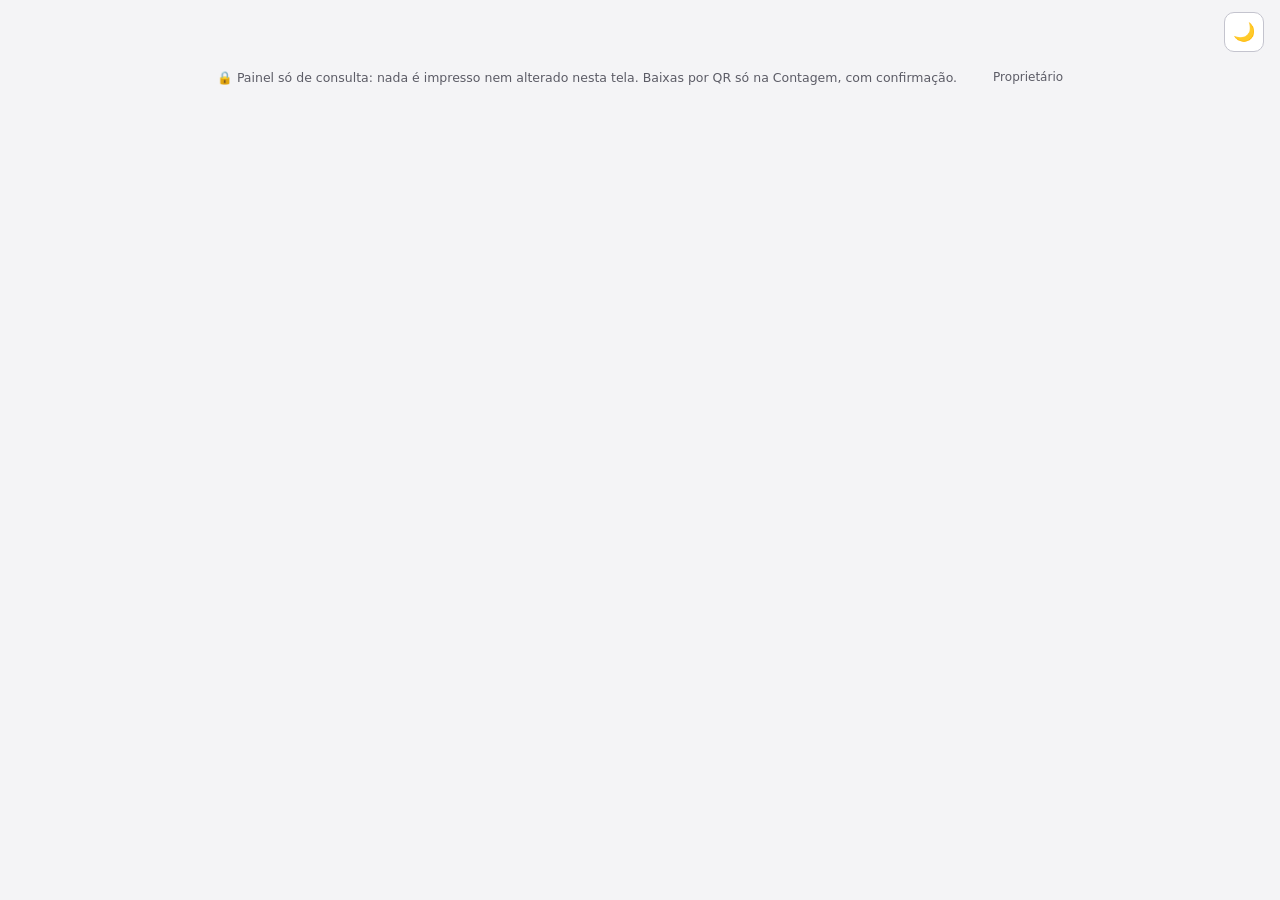
<file: index.html>
<!doctype html>
<html lang="pt-BR"><head><meta charset="utf-8"><meta name="robots" content="noindex, nofollow">
<meta http-equiv="refresh" content="0; url=painel/"><title>Painel de Gestão · Prazzo</title></head>
<body><a href="painel/">Abrir o Painel de Gestão</a></body></html>
</file>
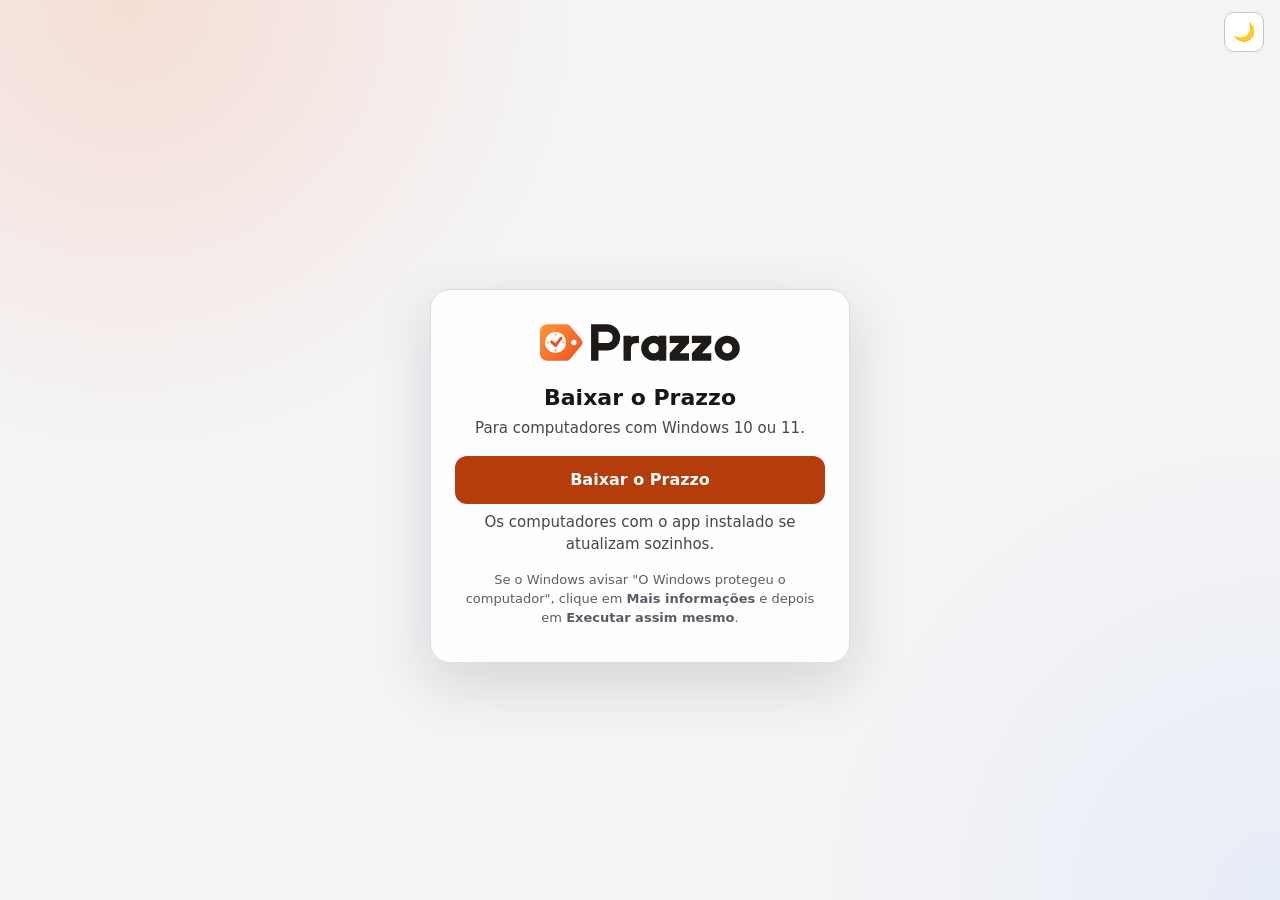
<file: baixar/index.html>
<!doctype html>
<html lang="pt-BR">
<head>
  <meta charset="utf-8">
  <meta name="viewport" content="width=device-width, initial-scale=1, viewport-fit=cover">
  <meta http-equiv="Content-Security-Policy" content="default-src 'none'; script-src 'self'; style-src 'self'; img-src 'self'; base-uri 'none'; form-action 'none'; object-src 'none'">
  <meta name="referrer" content="no-referrer">
  <meta name="theme-color" content="#0e0e10">
  <meta name="robots" content="noindex, nofollow">
  <link rel="icon" href="../painel/icone.png">
  <link rel="apple-touch-icon" href="../painel/icone.png">
  <!-- Tema claro/escuro antes de pintar (o mesmo das páginas do painel). -->
  <script src="../painel/tema.js"></script>
  <link rel="stylesheet" href="../painel/app.css">
  <title>Baixar o Prazzo</title>
</head>
<body class="na-entrada">
  <div class="tema-canto">
    <button class="botao-icone botao-tema" id="btn-tema-entrada" type="button" data-tema-botao title="Tema claro" aria-label="Tema claro"><span class="tema-sol" aria-hidden="true">☀️</span><span class="tema-lua" aria-hidden="true">🌙</span></button>
  </div>
  <main class="tela-login">
    <div class="cartao-login">
      <img class="login-logo" src="../painel/prazzo-negativo.svg" alt="Prazzo">
      <h1>Baixar o Prazzo</h1>
      <p>Para computadores com Windows 10 ou 11.</p>
      <a class="botao-principal" id="link-instalador" href="Prazzo-Setup.exe" download>Baixar o Prazzo</a>
      <p>Os computadores com o app instalado se atualizam sozinhos.</p>
      <p class="nota">Se o Windows avisar "O Windows protegeu o computador", clique em <strong>Mais informações</strong> e depois em <strong>Executar assim mesmo</strong>.</p>
    </div>
  </main>
</body>
</html>
</file>
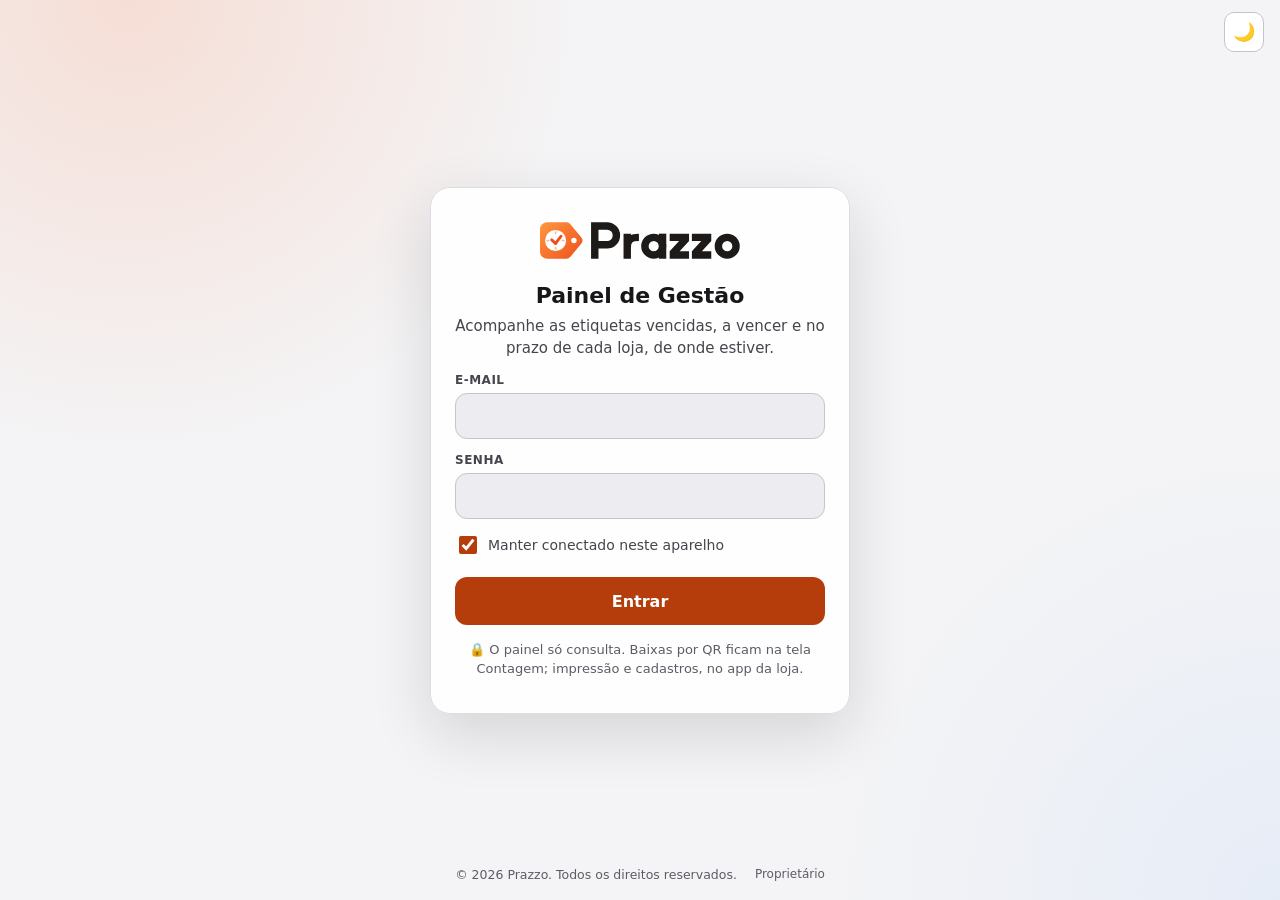
<file: painel/index.html>
<!doctype html>
<html lang="pt-BR">
<head>
  <meta charset="utf-8">
  <meta name="viewport" content="width=device-width, initial-scale=1, viewport-fit=cover">
  <meta http-equiv="Content-Security-Policy" content="default-src 'self'; script-src 'self'; style-src 'self'; img-src 'self' data:; connect-src 'self' https://brvqytarftsogyxdbicb.supabase.co; manifest-src 'self'; worker-src 'self'; base-uri 'none'; form-action 'none'; object-src 'none'">
  <meta name="referrer" content="no-referrer">
  <meta name="theme-color" content="#0e0e10">
  <meta name="mobile-web-app-capable" content="yes">
  <meta name="apple-mobile-web-app-capable" content="yes">
  <meta name="apple-mobile-web-app-status-bar-style" content="black-translucent">
  <meta name="apple-mobile-web-app-title" content="Gestão">
  <meta name="robots" content="noindex, nofollow">
  <link rel="manifest" href="manifest.webmanifest">
  <link rel="icon" href="icone.png">
  <link rel="apple-touch-icon" href="icone.png">
  <!-- Tema claro/escuro antes de pintar (script clássico, sem esperar o resto da página). -->
  <script src="tema.js"></script>
  <link rel="stylesheet" href="app.css">
  <title>Painel de Gestão · Prazzo</title>
  <script type="module" src="app.js"></script>
</head>
<body>
  <header class="topo" id="topo" hidden>
    <img class="topo-logo" src="prazzo-negativo.svg" alt="Prazzo">
    <div class="topo-textos">
      <strong>Painel de Gestão</strong>
      <small id="topo-sub"></small>
    </div>
    <a class="botao-link destaque" id="link-contagem" href="contagem.html" title="Contar as etiquetas da loja com a câmera">Contagem</a>
    <button class="botao-icone" id="btn-atualizar" type="button" title="Atualizar" aria-label="Atualizar">⟳</button>
    <button class="botao-icone botao-tema" id="btn-tema" type="button" data-tema-botao title="Tema claro" aria-label="Tema claro"><span class="tema-sol" aria-hidden="true">☀️</span><span class="tema-lua" aria-hidden="true">🌙</span></button>
    <button class="botao-sair" id="btn-sair" type="button">Sair</button>
  </header>
  <!-- Sem o topo (entrada e primeiro acesso), o botão do tema fica no canto. -->
  <div class="tema-canto">
    <button class="botao-icone botao-tema" id="btn-tema-entrada" type="button" data-tema-botao title="Tema claro" aria-label="Tema claro"><span class="tema-sol" aria-hidden="true">☀️</span><span class="tema-lua" aria-hidden="true">🌙</span></button>
  </div>

  <!-- Assinatura do Prazzo (chave 'licenca' do painel): aviso, atraso ou modo consulta -->
  <div class="faixa-licenca" id="faixa-licenca" role="status" hidden></div>
  <div class="faixa-aviso" id="aviso" role="alert" hidden></div>

  <!-- Entrada -->
  <section class="tela-login" id="tela-login" hidden>
    <form class="cartao-login" id="form-login" novalidate>
      <img class="login-logo" src="prazzo-negativo.svg" alt="Prazzo">
      <h1>Painel de Gestão</h1>
      <p>Acompanhe as etiquetas vencidas, a vencer e no prazo de cada loja, de onde estiver.</p>
      <label class="rotulo" for="login-email">E-mail</label>
      <input class="campo" id="login-email" type="email" autocomplete="username" inputmode="email" autocapitalize="none" spellcheck="false">
      <label class="rotulo" for="login-senha">Senha</label>
      <input class="campo" id="login-senha" type="password" autocomplete="current-password">
      <label class="marcar"><input type="checkbox" id="login-manter" checked> Manter conectado neste aparelho</label>
      <button class="botao-principal" id="btn-entrar" type="submit">Entrar</button>
      <p class="login-erro" id="login-erro" role="alert" hidden></p>
      <p class="nota">🔒 O painel só consulta. Baixas por QR ficam na tela Contagem; impressão e cadastros, no app da loja.</p>
    </form>
  </section>

  <!-- Primeiro acesso ainda não feito, ou termos de uso atualizados -->
  <section class="tela-login" id="tela-primeiro" hidden>
    <div class="cartao-login">
      <img class="login-logo" src="prazzo-negativo.svg" alt="Prazzo">
      <h1>Falta concluir o seu acesso</h1>
      <p>Antes de usar o painel, entre uma vez no app <strong>Prazzo</strong> no computador para aceitar os termos de uso e criar a sua senha.</p>
      <p>Já criou a sua senha e os termos de uso foram atualizados? Leia e aceite a nova versão aqui mesmo.</p>
      <a class="botao-principal" id="link-termos" href="termos.html?volta=painel">Ler e aceitar os termos</a>
      <button class="botao-secundario botao-largo" id="btn-primeiro-sair" type="button">Voltar</button>
    </div>
  </section>

  <!-- Painel -->
  <main class="painel" id="tela-painel" hidden>
    <p class="status-linha" id="status-linha"></p>

    <div class="cartoes" id="cartoes">
      <button type="button" class="cartao critico" data-situacao="vencido"><span class="cartao-num" data-n="vencido">0</span><span class="cartao-nome">Vencidas</span><small>sem baixa</small></button>
      <button type="button" class="cartao aviso" data-situacao="hoje"><span class="cartao-num" data-n="hoje">0</span><span class="cartao-nome">Vencem hoje</span><small>usar ou descartar</small></button>
      <button type="button" class="cartao atencao" data-situacao="proximo"><span class="cartao-num" data-n="proximo">0</span><span class="cartao-nome">A vencer</span><small id="cartao-prox-sub">próximos dias</small></button>
      <button type="button" class="cartao ok" data-situacao="ok"><span class="cartao-num" data-n="ok">0</span><span class="cartao-nome">No prazo</span><small>tudo certo</small></button>
    </div>

    <section class="bloco">
      <h2>O que precisa de atenção</h2>
      <ul class="acoes" id="acoes"></ul>
    </section>

    <section class="bloco">
      <div class="bloco-topo">
        <h2>Lojas</h2>
        <select class="campo campo-pequeno" id="filtro-marca" aria-label="Marca" hidden></select>
      </div>
      <div class="grade-lojas" id="lojas"></div>
    </section>

    <section class="bloco" id="bloco-etiquetas">
      <div class="bloco-topo">
        <h2>Etiquetas ativas</h2>
        <select class="campo campo-pequeno" id="filtro-loja" aria-label="Loja"></select>
      </div>
      <div class="filtros">
        <div class="chips" id="chips">
          <button type="button" class="chip" data-situacao="">Todas</button>
          <button type="button" class="chip" data-situacao="vencido">Vencidas</button>
          <button type="button" class="chip" data-situacao="hoje">Hoje</button>
          <button type="button" class="chip" data-situacao="proximo">A vencer</button>
          <button type="button" class="chip" data-situacao="ok">No prazo</button>
        </div>
        <input class="campo campo-busca" id="filtro-busca" type="search" placeholder="Buscar produto, nº, responsável…" aria-label="Buscar">
      </div>
      <div class="lista" id="lista"></div>
      <button type="button" class="botao-secundario" id="btn-mais" hidden>Mostrar mais</button>
    </section>
  </main>

  <footer class="rodape" id="rodape">
    <span>🔒 Painel só de consulta: nada é impresso nem alterado nesta tela. Baixas por QR só na Contagem, com confirmação.</span>
    <span id="copyright"></span>
    <a class="link-rodape" id="link-proprietario" href="https://prazzo.179-197-234-103.sslip.io/painel/proprietario.html" rel="noopener">Proprietário</a>
  </footer>
</body>
</html>
</file>
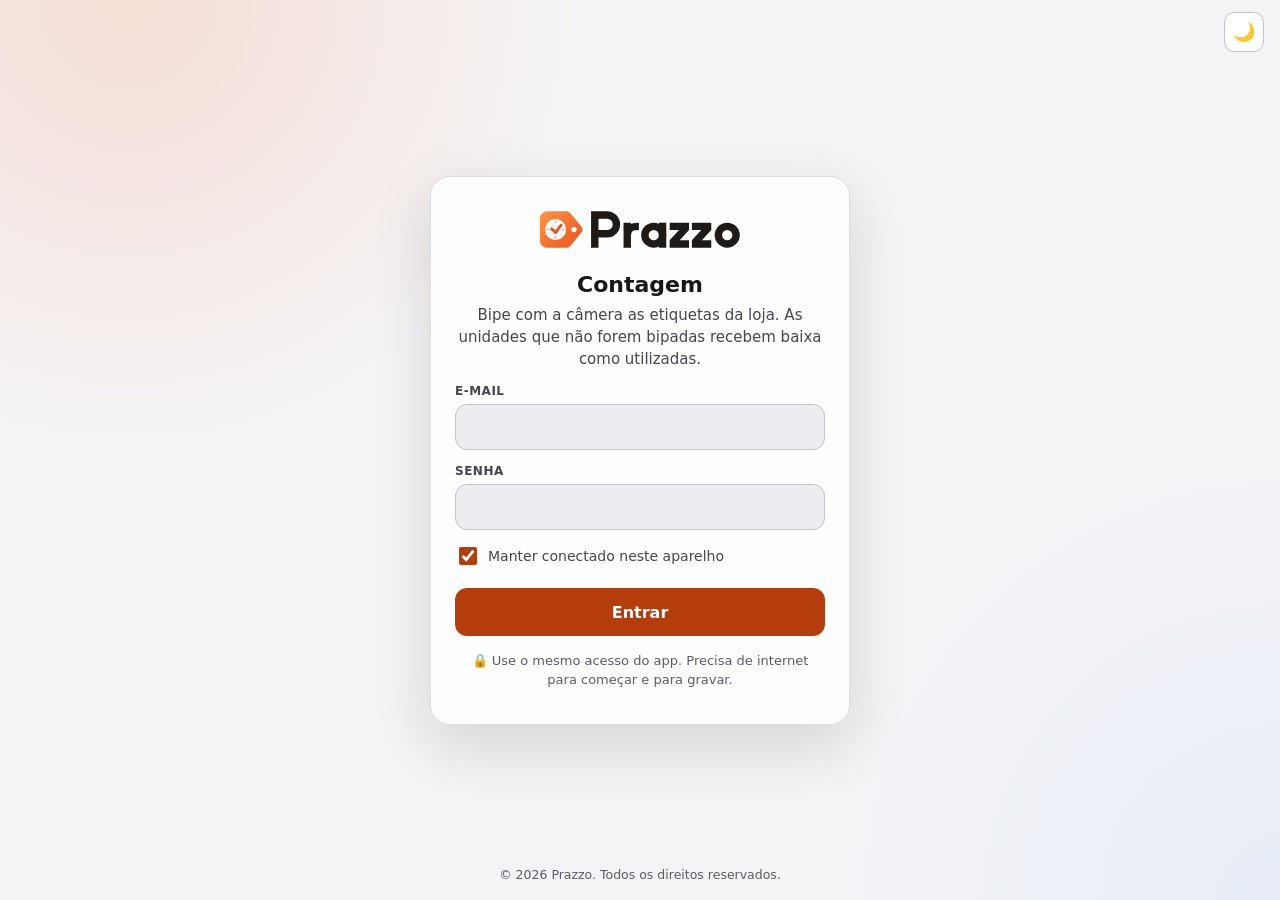
<file: painel/contagem.html>
<!doctype html>
<html lang="pt-BR">
<head>
  <meta charset="utf-8">
  <meta name="viewport" content="width=device-width, initial-scale=1, viewport-fit=cover">
  <meta http-equiv="Content-Security-Policy" content="default-src 'self'; script-src 'self'; style-src 'self'; img-src 'self' data:; connect-src 'self' https://brvqytarftsogyxdbicb.supabase.co; manifest-src 'self'; worker-src 'self'; media-src 'self'; base-uri 'none'; form-action 'none'; object-src 'none'">
  <meta name="referrer" content="no-referrer">
  <meta name="theme-color" content="#0e0e10">
  <meta name="mobile-web-app-capable" content="yes">
  <meta name="apple-mobile-web-app-capable" content="yes">
  <meta name="apple-mobile-web-app-status-bar-style" content="black-translucent">
  <meta name="apple-mobile-web-app-title" content="Contagem">
  <meta name="robots" content="noindex, nofollow">
  <link rel="manifest" href="manifest.webmanifest">
  <link rel="icon" href="icone.png">
  <link rel="apple-touch-icon" href="icone.png">
  <!-- Tema claro/escuro antes de pintar (script clássico, sem esperar o resto da página). -->
  <script src="tema.js"></script>
  <link rel="stylesheet" href="app.css">
  <link rel="stylesheet" href="contagem.css">
  <title>Contagem · Prazzo</title>
  <script type="module" src="contagem.js"></script>
</head>
<body class="pagina-contagem">
  <header class="topo" id="topo" hidden>
    <img class="topo-logo" src="prazzo-negativo.svg" alt="Prazzo">
    <div class="topo-textos">
      <strong>Contagem</strong>
      <small id="topo-sub"></small>
    </div>
    <a class="botao-link" id="link-painel" href="./">Painel</a>
    <button class="botao-icone botao-tema" id="btn-tema" type="button" data-tema-botao title="Tema claro" aria-label="Tema claro"><span class="tema-sol" aria-hidden="true">☀️</span><span class="tema-lua" aria-hidden="true">🌙</span></button>
    <button class="botao-sair" id="btn-sair" type="button">Sair</button>
  </header>
  <!-- Sem o topo (entrada e primeiro acesso), o botão do tema fica no canto. -->
  <div class="tema-canto">
    <button class="botao-icone botao-tema" id="btn-tema-entrada" type="button" data-tema-botao title="Tema claro" aria-label="Tema claro"><span class="tema-sol" aria-hidden="true">☀️</span><span class="tema-lua" aria-hidden="true">🌙</span></button>
  </div>

  <!-- Assinatura do Prazzo (chave 'licenca' da nuvem): aviso, atraso ou modo consulta -->
  <div class="faixa-licenca" id="faixa-licenca" role="status" hidden></div>
  <div class="faixa-aviso" id="aviso" role="alert" hidden></div>

  <!-- Entrada (mesma sessão do Painel de Gestão) -->
  <section class="tela-login" id="tela-login" hidden>
    <form class="cartao-login" id="form-login" novalidate>
      <img class="login-logo" src="prazzo-negativo.svg" alt="Prazzo">
      <h1>Contagem</h1>
      <p>Bipe com a câmera as etiquetas da loja. As unidades que não forem bipadas recebem baixa como utilizadas.</p>
      <label class="rotulo" for="login-email">E-mail</label>
      <input class="campo" id="login-email" type="email" autocomplete="username" inputmode="email" autocapitalize="none" spellcheck="false">
      <label class="rotulo" for="login-senha">Senha</label>
      <input class="campo" id="login-senha" type="password" autocomplete="current-password">
      <label class="marcar"><input type="checkbox" id="login-manter" checked> Manter conectado neste aparelho</label>
      <button class="botao-principal" id="btn-entrar" type="submit">Entrar</button>
      <p class="login-erro" id="login-erro" role="alert" hidden></p>
      <p class="nota">🔒 Use o mesmo acesso do app. Precisa de internet para começar e para gravar.</p>
    </form>
  </section>

  <!-- Primeiro acesso ainda não feito, ou termos de uso atualizados -->
  <section class="tela-login" id="tela-primeiro" hidden>
    <div class="cartao-login">
      <img class="login-logo" src="prazzo-negativo.svg" alt="Prazzo">
      <h1>Falta concluir o seu acesso</h1>
      <p>Antes de contar, entre uma vez no app <strong>Prazzo</strong> no computador para aceitar os termos de uso e criar a sua senha.</p>
      <p>Já criou a sua senha e os termos de uso foram atualizados? Leia e aceite a nova versão aqui mesmo.</p>
      <a class="botao-principal" id="link-termos" href="termos.html?volta=contagem">Ler e aceitar os termos</a>
      <button class="botao-secundario botao-largo" id="btn-primeiro-sair" type="button">Voltar</button>
    </div>
  </section>

  <!-- Escolha da loja e do que contar -->
  <main class="cont" id="tela-escolha" hidden>
    <h1 class="cont-titulo">Nova contagem</h1>
    <p class="cont-ajuda">Bipe as etiquetas que estão na loja. No fim, as unidades que <strong>não</strong> forem bipadas recebem baixa como <strong>utilizadas</strong>, para não avisarem vencimento de produto que já foi usado.</p>
    <label class="rotulo" for="escolha-loja">Loja</label>
    <select class="campo" id="escolha-loja"></select>
    <p class="cont-status" id="escolha-status" role="status"></p>
    <div class="bloco" id="bloco-escopo" hidden>
      <div class="bloco-topo">
        <h2>O que contar</h2>
        <input class="campo campo-pequeno" id="escolha-busca" type="search" placeholder="Buscar produto" aria-label="Buscar produto" hidden>
      </div>
      <div class="opcoes" id="escolha-opcoes" role="radiogroup" aria-label="O que contar"></div>
      <p class="nota-cont" id="escolha-legado" hidden></p>
    </div>
    <div class="barra-final">
      <button class="botao-principal" id="btn-iniciar" type="button" disabled>Iniciar contagem</button>
    </div>
  </main>

  <!-- Contagem em andamento -->
  <main class="cont" id="tela-contagem" hidden>
    <div class="cont-cabeca">
      <div class="cont-cabeca-textos">
        <strong id="cont-escopo"></strong>
        <small id="cont-loja"></small>
      </div>
      <div class="cont-progresso" id="cont-progresso" aria-live="polite"></div>
    </div>
    <div class="barra-progresso"><span id="cont-barra"></span></div>

    <div class="camera" id="camera">
      <video id="video" playsinline muted autoplay disablepictureinpicture></video>
      <div class="mira" id="mira" aria-hidden="true"></div>
      <p class="camera-estado" id="camera-estado">Câmera desligada</p>
      <div class="camera-botoes">
        <button class="botao-camera" id="btn-lanterna" type="button" hidden>🔦 Lanterna</button>
        <button class="botao-camera" id="btn-camera" type="button">📷 Ligar câmera</button>
      </div>
    </div>

    <div class="ultimo" id="ultimo" role="status" aria-live="assertive" hidden></div>

    <form class="manual" id="form-manual" novalidate>
      <input class="campo" id="manual-codigo" type="text" placeholder="Digitar código (ex.: 1070-3)" aria-label="Digitar código da etiqueta" autocomplete="off" autocapitalize="characters" spellcheck="false" enterkeyhint="done">
      <button class="botao-secundario" id="btn-manual" type="submit">OK</button>
    </form>

    <section class="bloco" id="bloco-baixadas" hidden>
      <h2>Estavam com baixa</h2>
      <div class="lista" id="lista-baixadas"></div>
    </section>

    <section class="bloco">
      <div class="bloco-topo">
        <h2>Unidades</h2>
        <div class="chips" id="cont-filtros">
          <button type="button" class="chip ativo" data-filtro="">Todas</button>
          <button type="button" class="chip" data-filtro="faltam">Faltam</button>
          <button type="button" class="chip" data-filtro="achadas">Bipadas</button>
        </div>
      </div>
      <div class="lista" id="grupos"></div>
    </section>

    <section class="bloco" id="bloco-avisos" hidden>
      <h2>Avisos</h2>
      <ul class="avisos" id="avisos"></ul>
    </section>

    <div class="barra-final">
      <button class="botao-secundario" id="btn-cancelar" type="button">Cancelar</button>
      <button class="botao-principal" id="btn-finalizar" type="button">Finalizar contagem</button>
    </div>
  </main>

  <!-- Conferência antes de gravar -->
  <main class="cont" id="tela-resumo" hidden>
    <h1 class="cont-titulo">Conferir antes de gravar</h1>
    <p class="cont-ajuda" id="resumo-escopo"></p>
    <p class="alerta-cont" id="resumo-travada" role="alert" hidden></p>
    <div class="numeros" id="resumo-numeros"></div>
    <p class="alerta-cont" id="resumo-alerta" role="alert" hidden></p>
    <p class="alerta-cont" id="resumo-pessoa" hidden></p>
    <div id="resumo-listas"></div>
    <p class="nota-cont" id="resumo-nota"></p>
    <p class="login-erro" id="resumo-erro" role="alert" hidden></p>
    <div class="barra-final">
      <button class="botao-secundario" id="btn-voltar-contagem" type="button">Voltar</button>
      <button class="botao-secundario" id="btn-cancelar-resumo" type="button" hidden>Cancelar contagem</button>
      <button class="botao-principal" id="btn-confirmar" type="button">Confirmar</button>
    </div>
  </main>

  <!-- Resultado -->
  <main class="cont" id="tela-resultado" hidden>
    <h1 class="cont-titulo" id="resultado-titulo">Contagem gravada</h1>
    <p class="cont-ajuda" id="resultado-escopo"></p>
    <div class="numeros" id="resultado-numeros"></div>
    <div id="resultado-reimprimir"></div>
    <p class="login-erro" id="resultado-erro" role="alert" hidden></p>
    <div class="acoes-resultado">
      <a class="botao-secundario botao-bloco" id="link-voltar-celular" href="./" hidden>Voltar ao celular da loja</a>
      <button class="botao-secundario botao-bloco" id="btn-desfazer" type="button">Desfazer contagem</button>
      <button class="botao-principal" id="btn-nova" type="button">Nova contagem</button>
    </div>
  </main>

  <!-- Confirmações -->
  <div class="modal" id="modal" hidden>
    <div class="modal-caixa" role="dialog" aria-modal="true" aria-labelledby="modal-titulo">
      <h2 id="modal-titulo"></h2>
      <p id="modal-texto"></p>
      <div class="modal-botoes">
        <button class="botao-secundario" id="modal-nao" type="button">Voltar</button>
        <button class="botao-principal" id="modal-sim" type="button">Confirmar</button>
      </div>
    </div>
  </div>

  <footer class="rodape" id="rodape">
    <span>🔒 As baixas da contagem ficam no seu nome e podem ser desfeitas logo depois.</span>
    <span id="copyright"></span>
  </footer>
</body>
</html>
</file>
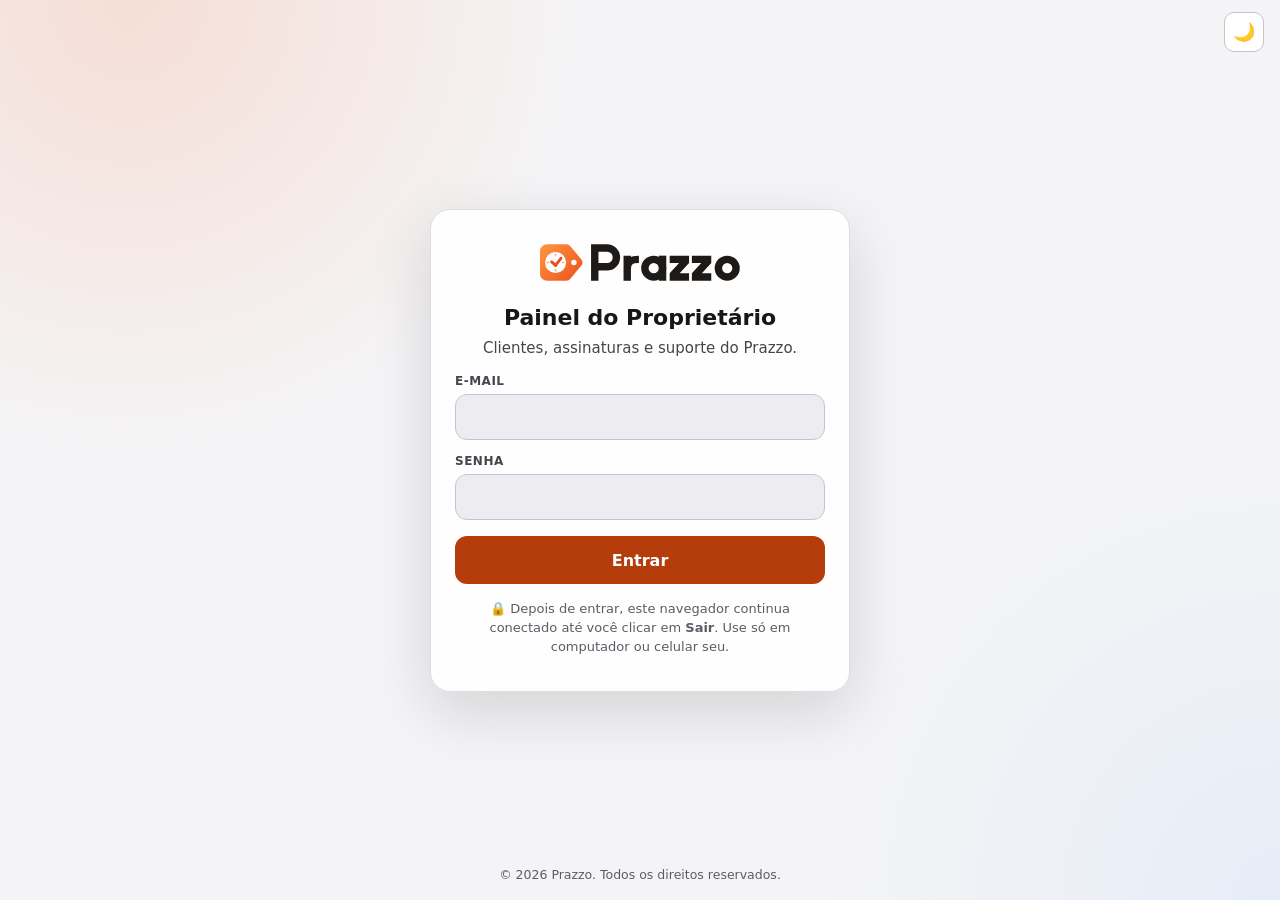
<file: painel/proprietario.html>
<!doctype html>
<html lang="pt-BR">
<head>
  <meta charset="utf-8">
  <meta name="viewport" content="width=device-width, initial-scale=1, viewport-fit=cover">
  <meta http-equiv="Content-Security-Policy" content="default-src 'self'; script-src 'self'; style-src 'self'; img-src 'self' data:; connect-src 'self' https://brvqytarftsogyxdbicb.supabase.co; base-uri 'none'; form-action 'none'; object-src 'none'">
  <meta name="referrer" content="no-referrer">
  <meta name="theme-color" content="#0e0e10">
  <meta name="robots" content="noindex, nofollow">
  <!-- Link do instalador do app (posto pelo gerar-painel.mjs a partir do app). -->
  <meta name="prazzo-instalador" content="https://app.179-197-234-103.sslip.io/baixar/Prazzo-Setup.exe">
  <!-- Endereço próprio deste painel (PRAZZO_URL_PROPRIETARIO na publicação; vazio = só endereço local de teste). -->
  <meta name="prazzo-endereco-proprietario" content="https://prazzo.179-197-234-103.sslip.io/painel/proprietario.html">
  <link rel="icon" href="icone.png">
  <!-- Tema claro/escuro antes de pintar (script clássico; guarda só a escolha do tema, nada da sessão). -->
  <script src="tema.js"></script>
  <link rel="stylesheet" href="app.css">
  <link rel="stylesheet" href="proprietario.css">
  <title>Painel do Proprietário · Prazzo</title>
  <script type="module" src="proprietario.js"></script>
</head>
<body class="pagina-proprietario na-entrada">
  <header class="topo" id="topo" hidden>
    <img class="topo-logo" src="prazzo-negativo.svg" alt="Prazzo">
    <div class="topo-textos">
      <strong>Painel do Proprietário</strong>
      <small id="topo-sub"></small>
    </div>
    <nav class="abas" aria-label="Seções">
      <button class="aba" id="aba-clientes" type="button">Clientes</button>
      <button class="aba" id="aba-novo" type="button">Novo cliente</button>
      <button class="aba" id="aba-email" type="button">E-mail</button>
    </nav>
    <button class="botao-icone botao-tema" id="btn-tema" type="button" data-tema-botao title="Tema claro" aria-label="Tema claro"><span class="tema-sol" aria-hidden="true">☀️</span><span class="tema-lua" aria-hidden="true">🌙</span></button>
    <button class="botao-sair" id="btn-trocar-senha" type="button">Trocar senha</button>
    <button class="botao-sair" id="btn-sair" type="button">Sair</button>
  </header>
  <!-- Sem o topo (entrada), o botão do tema fica no canto. -->
  <div class="tema-canto">
    <button class="botao-icone botao-tema" id="btn-tema-entrada" type="button" data-tema-botao title="Tema claro" aria-label="Tema claro"><span class="tema-sol" aria-hidden="true">☀️</span><span class="tema-lua" aria-hidden="true">🌙</span></button>
  </div>

  <div class="faixa-aviso" id="aviso" role="alert" hidden></div>
  <p class="faixa-ok" id="mensagem" role="status" hidden></p>

  <!-- Entrada (a sessão fica guardada neste navegador até Sair) -->
  <section class="tela-login" id="tela-login" hidden>
    <form class="cartao-login" id="form-login" novalidate>
      <img class="login-logo" src="prazzo-negativo.svg" alt="Prazzo">
      <h1>Painel do Proprietário</h1>
      <p>Clientes, assinaturas e suporte do Prazzo.</p>
      <label class="rotulo" for="login-email">E-mail</label>
      <input class="campo" id="login-email" type="email" autocomplete="username" inputmode="email" autocapitalize="none" spellcheck="false">
      <label class="rotulo" for="login-senha">Senha</label>
      <input class="campo" id="login-senha" type="password" autocomplete="current-password">
      <button class="botao-principal" id="btn-entrar" type="submit">Entrar</button>
      <p class="login-erro" id="login-erro" role="alert" hidden></p>
      <p class="nota">🔒 Depois de entrar, este navegador continua conectado até você clicar em <strong>Sair</strong>. Use só em computador ou celular seu.</p>
    </form>
  </section>

  <!-- Quem não é o Proprietário -->
  <section class="tela-login" id="tela-restrito" hidden>
    <div class="cartao-login">
      <img class="login-logo" src="prazzo-negativo.svg" alt="Prazzo">
      <h1>Acesso restrito</h1>
      <p>Esta página é só do Proprietário do Prazzo. Para acompanhar as etiquetas das lojas, use o Painel de Gestão.</p>
      <a class="botao-principal" href="./">Ir para o Painel de Gestão</a>
      <button class="botao-secundario botao-largo" id="btn-restrito-voltar" type="button">Entrar com outra conta</button>
    </div>
  </section>

  <!-- Clientes -->
  <main class="prop" id="tela-clientes" hidden>
    <div class="prop-topo">
      <h1>Clientes</h1>
      <div class="chips" role="group" aria-label="Filtro dos clientes">
        <button class="chip ativo" type="button" data-filtro="" aria-pressed="true">Todos</button>
        <button class="chip" type="button" data-filtro="atencao" aria-pressed="false">Precisa de atenção <span class="chip-conta" id="conta-atencao"></span></button>
      </div>
      <button class="botao-secundario" id="btn-atualizar" type="button">Atualizar</button>
    </div>
    <p class="status-linha" id="clientes-status" role="status"></p>
    <div class="tabela-rolagem">
      <table class="tabela tabela-clientes" id="tabela-clientes">
        <caption class="so-leitor">Clientes do Prazzo</caption>
        <thead>
          <tr>
            <th scope="col">Cliente</th>
            <th scope="col">Situação</th>
            <th scope="col">Pago até</th>
            <th scope="col">Bloqueia em</th>
            <th scope="col">Valor mensal</th>
            <th scope="col"><abbr title="ativas / com etiqueta nos últimos 30 dias / contratadas">Lojas</abbr></th>
            <th scope="col">Usuários</th>
            <th scope="col">Última etiqueta</th>
            <th scope="col">Números em aberto</th>
          </tr>
        </thead>
        <tbody id="clientes-corpo"></tbody>
      </table>
    </div>
  </main>

  <!-- Um cliente: ações e histórico -->
  <main class="prop" id="tela-cliente" hidden>
    <button class="link-texto voltar" id="btn-voltar-clientes" type="button">← Clientes</button>
    <div class="cliente-cabeca">
      <h1 id="cliente-nome"></h1>
      <span class="chip-situacao" id="cliente-chip"></span>
    </div>
    <p class="alerta-lojas" id="cliente-alerta" role="note" hidden></p>
    <dl class="ficha-cliente" id="cliente-ficha"></dl>
    <div class="acoes-cliente" id="cliente-acoes" role="group" aria-label="Ações do cliente"></div>
    <section class="bloco">
      <h2>Histórico</h2>
      <div class="tabela-rolagem">
        <table class="tabela tabela-historico" id="tabela-historico">
          <caption class="so-leitor">Histórico da assinatura do cliente</caption>
          <thead>
            <tr>
              <th scope="col">Quando</th>
              <th scope="col">Quem</th>
              <th scope="col">O quê</th>
              <th scope="col">Antes → depois</th>
              <th scope="col">Dias</th>
              <th scope="col">Valor</th>
              <th scope="col">Forma</th>
              <th scope="col">Referência</th>
              <th scope="col">Observação</th>
            </tr>
          </thead>
          <tbody id="historico-corpo"></tbody>
        </table>
      </div>
      <p class="status-linha" id="historico-status" role="status"></p>
    </section>
  </main>

  <!-- Novo cliente -->
  <main class="prop" id="tela-novo" hidden>
    <h1>Novo cliente</h1>
    <p class="cont-ajuda">Cria de uma vez o cliente, a assinatura, a 1ª marca (com os setores Cozinha, Bar e Estoque Seco) e o 1º master, que troca a senha e aceita os termos no 1º acesso. Com o envio de e-mails ligado (aba E-mail), os dados de acesso vão por e-mail ao 1º master; no fim aparece também o texto pronto para você mandar.</p>
    <form class="form-prop" id="form-novo">
      <fieldset>
        <legend>Cliente</legend>
        <label class="rotulo" for="novo-nome">Nome do cliente *</label>
        <input class="campo" id="novo-nome" name="nome" type="text" required maxlength="80" autocomplete="off">
        <label class="rotulo" for="novo-documento">CNPJ</label>
        <input class="campo" id="novo-documento" name="documento" type="text" maxlength="18" inputmode="numeric" autocomplete="off">
        <div class="linha-campos">
          <div><label class="rotulo" for="novo-contato-nome">Contato</label><input class="campo" id="novo-contato-nome" name="contatoNome" type="text" maxlength="80" autocomplete="off"></div>
          <div><label class="rotulo" for="novo-contato-email">E-mail do contato</label><input class="campo" id="novo-contato-email" name="contatoEmail" type="email" maxlength="120" autocomplete="off"></div>
          <div><label class="rotulo" for="novo-contato-telefone">Telefone</label><input class="campo" id="novo-contato-telefone" name="contatoTelefone" type="tel" maxlength="30" autocomplete="off"></div>
        </div>
      </fieldset>
      <fieldset>
        <legend>1ª marca</legend>
        <div class="linha-campos">
          <div><label class="rotulo" for="novo-marca">Nome da marca *</label><input class="campo" id="novo-marca" name="marcaNome" type="text" required maxlength="60" autocomplete="off"></div>
          <div class="campo-cor"><label class="rotulo" for="novo-cor">Cor</label><input class="campo" id="novo-cor" name="marcaCor" type="color" value="#ff6b2c"></div>
        </div>
      </fieldset>
      <fieldset>
        <legend>1º master</legend>
        <div class="linha-campos">
          <div><label class="rotulo" for="novo-master-nome">Nome *</label><input class="campo" id="novo-master-nome" name="masterNome" type="text" required maxlength="60" autocomplete="off"></div>
          <div><label class="rotulo" for="novo-master-email">E-mail *</label><input class="campo" id="novo-master-email" name="masterEmail" type="email" required maxlength="120" autocomplete="off" autocapitalize="none" spellcheck="false"></div>
        </div>
        <label class="rotulo" for="novo-senha">Senha provisória *</label>
        <div class="campo-com-botao">
          <input class="campo campo-senha" id="novo-senha" name="masterSenha" type="text" required minlength="8" autocomplete="off" spellcheck="false">
          <button class="botao-secundario" id="btn-gerar-senha" type="button">Gerar</button>
        </div>
        <!-- Sem "name": fica fora do conteúdo do formulário (marcar ou desmarcar não vira outra operação na nuvem). -->
        <label class="marcar-campo" for="novo-enviar-email">
          <input type="checkbox" id="novo-enviar-email" disabled>
          <span>Mandar os dados de acesso por e-mail ao 1º master</span>
        </label>
        <p class="ajuda-campo" id="novo-email-ajuda">Conferindo o envio de e-mails…</p>
      </fieldset>
      <fieldset>
        <legend>Assinatura</legend>
        <div class="linha-campos">
          <div><label class="rotulo" for="novo-pago-ate">Pago até / fim do teste *</label><input class="campo" id="novo-pago-ate" name="pagoAte" type="date" required></div>
          <div><label class="rotulo" for="novo-valor">Valor mensal (R$)</label><input class="campo" id="novo-valor" name="valorMensal" type="text" inputmode="decimal" autocomplete="off" placeholder="0,00"></div>
          <div><label class="rotulo" for="novo-lojas">Lojas contratadas *</label><input class="campo" id="novo-lojas" name="lojasContratadas" type="number" required min="1" max="1000" step="1" value="1"></div>
        </div>
        <div class="linha-campos">
          <div><label class="rotulo" for="novo-aviso">Aviso (dias antes) *</label><input class="campo" id="novo-aviso" name="diasAviso" type="number" required min="0" max="60" step="1" value="7"></div>
          <div><label class="rotulo" for="novo-tolerancia">Tolerância (dias depois) *</label><input class="campo" id="novo-tolerancia" name="diasTolerancia" type="number" required min="0" max="60" step="1" value="5"></div>
        </div>
        <label class="rotulo" for="novo-observacao">Observação</label>
        <textarea class="campo" id="novo-observacao" name="observacao" maxlength="500" rows="2"></textarea>
      </fieldset>
      <p class="login-erro" id="novo-erro" role="alert" hidden></p>
      <div class="barra-botoes">
        <button class="botao-principal" id="btn-criar" type="submit">Criar cliente</button>
      </div>
    </form>
  </main>

  <!-- Cliente criado: o texto pronto (a senha provisória aparece só aqui) -->
  <main class="prop" id="tela-criado" hidden>
    <h1>Cliente criado</h1>
    <p class="cont-ajuda" id="criado-resumo"></p>
    <p class="resultado-email" id="criado-email" role="status" hidden></p>
    <label class="rotulo" for="criado-texto">Texto para mandar ao cliente</label>
    <textarea class="campo texto-pronto" id="criado-texto" readonly rows="11"></textarea>
    <p class="nota-forte">A senha provisória aparece só agora: copie o texto antes de sair desta tela.</p>
    <p class="status-linha" id="criado-copia" role="status"></p>
    <div class="barra-botoes">
      <button class="botao-principal" id="btn-copiar-criado" type="button">Copiar texto</button>
      <button class="botao-secundario" id="btn-abrir-criado" type="button">Abrir o cliente</button>
    </div>
  </main>

  <!-- E-mail: o envio dos dados de acesso (serviço do Prazzo neste endereço, /api/email; a senha fica cifrada lá) -->
  <main class="prop" id="tela-email" hidden>
    <div class="prop-topo">
      <h1>E-mail</h1>
      <span class="chip-situacao cinza" id="email-chip">Não configurado</span>
      <button class="botao-secundario" id="btn-atualizar-email" type="button">Atualizar</button>
    </div>
    <p class="cont-ajuda">O Prazzo manda os dados de acesso (com a senha provisória) na hora em que um master cria um usuário ou redefine uma senha, e quando você cria um cliente ou redefine o acesso de um master por aqui. O envio é pela sua conta de e-mail (SMTP), configurada abaixo. Do envio fica guardado só para quem, quando e se deu certo; o conteúdo, nunca.</p>
    <p class="status-linha" id="email-status" role="status"></p>
    <p class="alerta-lojas" id="email-parado" role="note" hidden></p>
    <form class="form-prop" id="form-email" novalidate>
      <fieldset>
        <legend>Servidor de e-mail</legend>
        <p class="ajuda-campo">Dicas prontas (preenchem o servidor, a porta e a segurança):</p>
        <div class="chips" role="group" aria-label="Dicas prontas de provedor">
          <button class="chip" type="button" data-provedor="outlook">Hotmail / Outlook</button>
          <button class="chip" type="button" data-provedor="brevo">Brevo</button>
        </div>
        <p class="previa" id="email-dica-provedor" role="note" hidden></p>
        <label class="rotulo" for="email-servidor">Servidor (SMTP) *</label>
        <input class="campo" id="email-servidor" type="text" required maxlength="253" autocomplete="off" autocapitalize="none" spellcheck="false" placeholder="smtp-mail.outlook.com">
        <div class="linha-campos">
          <div>
            <label class="rotulo" for="email-porta">Porta *</label>
            <select class="campo" id="email-porta">
              <option value="587">587</option>
              <option value="465">465</option>
              <option value="25">25</option>
              <option value="2525">2525</option>
            </select>
          </div>
          <div>
            <label class="rotulo" for="email-seguranca">Segurança *</label>
            <select class="campo" id="email-seguranca">
              <option value="starttls">STARTTLS</option>
              <option value="ssl">SSL/TLS</option>
            </select>
          </div>
        </div>
        <p class="ajuda-campo">A porta 465 usa SSL/TLS; as portas 587, 25 e 2525 usam STARTTLS.</p>
      </fieldset>
      <fieldset>
        <legend>Conta de e-mail</legend>
        <label class="rotulo" for="email-usuario">Usuário *</label>
        <input class="campo" id="email-usuario" type="text" required maxlength="254" autocomplete="off" autocapitalize="none" spellcheck="false">
        <label class="rotulo" for="email-senha">Senha (ou chave SMTP)</label>
        <input class="campo" id="email-senha" type="password" maxlength="512" autocomplete="new-password" spellcheck="false" aria-describedby="email-senha-ajuda">
        <p class="ajuda-campo" id="email-senha-ajuda">Só de escrita: a senha vai cifrada para o servidor do Prazzo e nunca volta para a tela.</p>
      </fieldset>
      <fieldset>
        <legend>Remetente</legend>
        <div class="linha-campos">
          <div><label class="rotulo" for="email-remetente-nome">Nome</label><input class="campo" id="email-remetente-nome" type="text" maxlength="80" autocomplete="off" placeholder="Prazzo"></div>
          <div><label class="rotulo" for="email-remetente-email">E-mail *</label><input class="campo" id="email-remetente-email" type="email" required maxlength="254" autocomplete="off" autocapitalize="none" spellcheck="false"></div>
        </div>
        <label class="rotulo" for="email-responder-para">Responder para</label>
        <input class="campo" id="email-responder-para" type="email" maxlength="254" autocomplete="off" autocapitalize="none" spellcheck="false">
        <p class="ajuda-campo">Opcional: para onde vão as respostas (por exemplo, o e-mail do suporte).</p>
      </fieldset>
      <label class="marcar-campo" for="email-ligado">
        <input type="checkbox" id="email-ligado" disabled aria-describedby="email-ligado-ajuda">
        <span>Envio ligado</span>
      </label>
      <p class="ajuda-campo" id="email-ligado-ajuda"></p>
      <p class="login-erro" id="email-erro" role="alert" hidden></p>
      <div class="barra-botoes">
        <button class="botao-principal" id="btn-salvar-email" type="submit">Salvar</button>
      </div>
      <p class="resultado-email" id="email-salvo" role="status" hidden></p>
    </form>
    <section class="bloco">
      <h2>E-mail de teste</h2>
      <form class="form-prop" id="form-teste-email" novalidate>
        <div>
          <label class="rotulo" for="email-teste-para">Mandar o e-mail de teste para</label>
          <div class="campo-com-botao">
            <input class="campo" id="email-teste-para" type="email" required maxlength="254" autocomplete="off" autocapitalize="none" spellcheck="false">
            <button class="botao-secundario" id="btn-teste-email" type="submit">Enviar e-mail de teste</button>
          </div>
          <p class="ajuda-campo">O teste usa a configuração salva e sai na hora. Só depois de um teste que passou dá para ligar o envio.</p>
        </div>
        <p class="status-linha" id="email-ultimo-teste"></p>
        <p class="resultado-email" id="email-teste-resultado" role="status" hidden></p>
      </form>
    </section>
  </main>

  <!-- Formulários das ações (pagamento, dias extras, suspender, configurar, suporte) -->
  <dialog class="dialogo" id="dialogo" aria-labelledby="dialogo-titulo">
    <form class="dialogo-form" id="dialogo-form">
      <h2 id="dialogo-titulo"></h2>
      <div class="dialogo-corpo" id="dialogo-corpo"></div>
      <p class="login-erro" id="dialogo-erro" role="alert" hidden></p>
      <div class="dialogo-botoes">
        <button class="botao-secundario" id="dialogo-fechar" type="button">Fechar</button>
        <button class="botao-principal" id="dialogo-enviar" type="submit"></button>
      </div>
    </form>
  </dialog>

  <footer class="rodape">
    <span>🔒 Tudo o que é feito aqui fica no histórico do cliente.</span>
    <span id="copyright"></span>
  </footer>
</body>
</html>
</file>
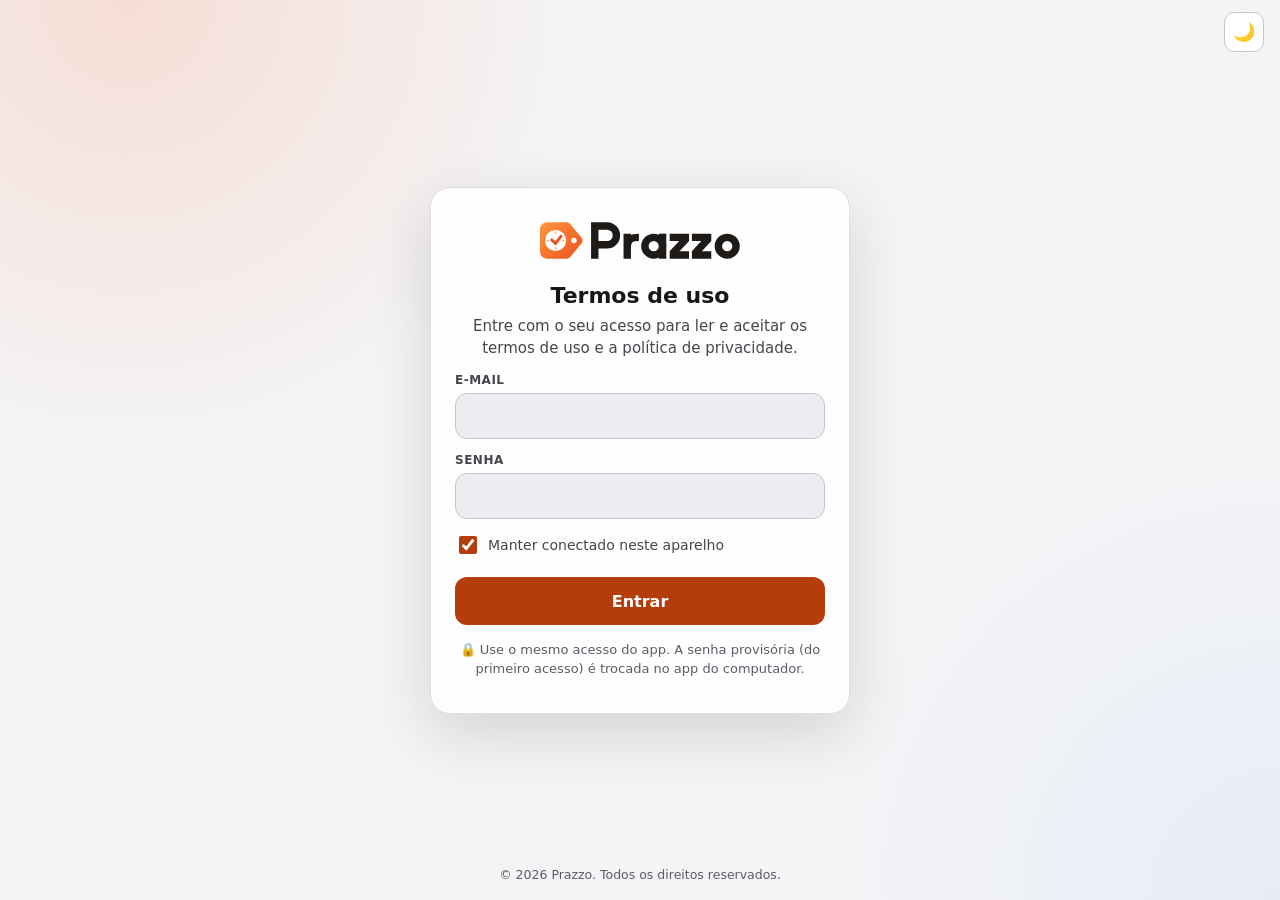
<file: painel/termos.html>
<!doctype html>
<html lang="pt-BR">
<head>
  <meta charset="utf-8">
  <meta name="viewport" content="width=device-width, initial-scale=1, viewport-fit=cover">
  <meta http-equiv="Content-Security-Policy" content="default-src 'self'; script-src 'self'; style-src 'self'; img-src 'self' data:; connect-src 'self' https://brvqytarftsogyxdbicb.supabase.co; manifest-src 'self'; base-uri 'none'; form-action 'none'; object-src 'none'">
  <meta name="referrer" content="no-referrer">
  <meta name="theme-color" content="#0e0e10">
  <meta name="robots" content="noindex, nofollow">
  <link rel="icon" href="icone.png">
  <link rel="apple-touch-icon" href="icone.png">
  <!-- Tema claro/escuro antes de pintar (script clássico, sem esperar o resto da página). -->
  <script src="tema.js"></script>
  <link rel="stylesheet" href="app.css">
  <link rel="stylesheet" href="termos.css">
  <title>Termos de uso · Prazzo</title>
  <script type="module" src="termos.js"></script>
</head>
<body class="na-entrada">
  <!-- Esta página não tem topo: o botão do tema fica no canto. -->
  <div class="tema-canto">
    <button class="botao-icone botao-tema" id="btn-tema-entrada" type="button" data-tema-botao title="Tema claro" aria-label="Tema claro"><span class="tema-sol" aria-hidden="true">☀️</span><span class="tema-lua" aria-hidden="true">🌙</span></button>
  </div>
  <div class="faixa-aviso" id="aviso" role="alert" hidden></div>

  <!-- Entrada (mesma sessão do Painel de Gestão e da Contagem) -->
  <section class="tela-login" id="tela-login" hidden>
    <form class="cartao-login" id="form-login" novalidate>
      <img class="login-logo" src="prazzo-negativo.svg" alt="Prazzo">
      <h1>Termos de uso</h1>
      <p>Entre com o seu acesso para ler e aceitar os termos de uso e a política de privacidade.</p>
      <label class="rotulo" for="login-email">E-mail</label>
      <input class="campo" id="login-email" type="email" autocomplete="username" inputmode="email" autocapitalize="none" spellcheck="false">
      <label class="rotulo" for="login-senha">Senha</label>
      <input class="campo" id="login-senha" type="password" autocomplete="current-password">
      <label class="marcar"><input type="checkbox" id="login-manter" checked> Manter conectado neste aparelho</label>
      <button class="botao-principal" id="btn-entrar" type="submit">Entrar</button>
      <p class="login-erro" id="login-erro" role="alert" hidden></p>
      <p class="nota">🔒 Use o mesmo acesso do app. A senha provisória (do primeiro acesso) é trocada no app do computador.</p>
    </form>
  </section>

  <!-- Leitura e aceite -->
  <main class="tela-login" id="tela-termos" hidden>
    <div class="cartao-login cartao-termos">
      <img class="login-logo" src="prazzo-negativo.svg" alt="Prazzo">
      <h1>Termos de uso e política de privacidade</h1>
      <p id="termos-chamada">Leia e aceite os termos abaixo para continuar. Versão <span id="termos-versao"></span>.</p>
      <div class="termos-quem">
        <span>Aceite em nome de <strong id="termos-email"></strong></span>
        <button type="button" class="link-texto" id="btn-trocar">Não é você? Trocar usuário</button>
      </div>
      <div class="termos-texto" id="termos-texto" tabindex="0"></div>
      <p class="termos-rolagem" id="termos-rolagem">⬇️ Role até o fim para liberar o aceite.</p>
      <label class="marcar termos-aceite"><input type="checkbox" id="termos-check" disabled> <span>Li e aceito os termos de uso e a política de privacidade. Estou ciente de que meu aceite fica registrado com data, hora e a indicação de que foi feito pelo site.</span></label>
      <p class="login-erro" id="termos-erro" role="alert" hidden></p>
      <button class="botao-principal" id="btn-aceitar" type="button" disabled>Aceitar e continuar</button>
      <a class="botao-secundario botao-largo" id="link-agora-nao" href="./">Voltar sem aceitar</a>
    </div>
  </main>

  <!-- Aceite registrado, mas a senha ainda é a provisória -->
  <section class="tela-login" id="tela-senha" hidden>
    <div class="cartao-login">
      <img class="login-logo" src="prazzo-negativo.svg" alt="Prazzo">
      <h1>Aceite registrado</h1>
      <p>Falta criar a sua senha pessoal. A senha provisória (criada pelo administrador) é trocada no app <strong>Prazzo</strong> do computador: entre uma vez nele com ela e crie a sua. Depois, volte aqui.</p>
      <a class="botao-principal" id="link-voltar" href="./">Voltar</a>
    </div>
  </section>

  <footer class="rodape">
    <span>🔒 O aceite fica registrado na nuvem com data e hora do servidor.</span>
    <span id="copyright"></span>
  </footer>
</body>
</html>
</file>
<file: painel/app.css>
/* ---------- Tema ----------
   Escuro (o padrão) e claro. O tema.js põe data-tema no <html> antes de pintar:
   a escolha guardada neste aparelho ou, sem escolha, o tema do sistema. Sem o
   script, fica o escuro. Os tons "-texto" são as cores de aviso usadas como
   letra; "--sobre-*" é a letra em cima de um fundo dessa cor. No claro, todo
   texto passa do contraste AA (4,5:1) sobre os fundos da página. */
:root, :root[data-tema="escuro"] {
  color-scheme: dark;
  --bg: #0e0e10;
  --superficie: #17171a;
  --superficie-2: #1f1f23;
  --borda: #2a2a2f;
  --borda-forte: #3a3a41;
  --texto: #f2f2f3;
  --texto-2: #b4b4bc;
  --texto-3: #7c7c86;
  --acento: #ff6b2c;
  --ok: #2fbf71;
  --atencao: #f2c14e;
  --aviso: #ff9f43;
  --critico: #ef4f4f;
  --info: #6ea8fe;
  --critico-texto: #ff9b9b;
  --critico-texto-forte: #ffb0b0;
  --ok-texto: #8be0b3;
  --info-texto: #b9d3ff;
  --sobre-ok: #06210f;
  --sobre-info: #08162e;
  --sobre-atencao: #111;
  --topo-fundo: rgba(14, 14, 16, 0.92);
  --cartao-entrada: rgba(23, 23, 26, 0.9);
  --sombra: rgba(0, 0, 0, 0.45);
  --veu: rgba(0, 0, 0, 0.6);
}
:root[data-tema="claro"] {
  color-scheme: light;
  --bg: #f4f4f6;
  --superficie: #ffffff;
  --superficie-2: #ededf1;
  --borda: #dcdce3;
  --borda-forte: #c4c4ce;
  --texto: #17171a;
  --texto-2: #45454d;
  --texto-3: #5c5c66;
  --acento: #b53d0c;
  --ok: #157042;
  --atencao: #855c00;
  --aviso: #a84a00;
  --critico: #bb2628;
  --info: #1f5bbf;
  --critico-texto: #b3261e;
  --critico-texto-forte: #a3201c;
  --ok-texto: #16703f;
  --info-texto: #1d55ad;
  --sobre-ok: #fff;
  --sobre-info: #fff;
  --sobre-atencao: #fff;
  --topo-fundo: rgba(244, 244, 246, 0.92);
  --cartao-entrada: rgba(255, 255, 255, 0.92);
  --sombra: rgba(20, 20, 30, 0.14);
  --veu: rgba(20, 20, 26, 0.45);
}

* { box-sizing: border-box; -webkit-tap-highlight-color: transparent; }
html, body { margin: 0; background: var(--bg); color: var(--texto); font-family: system-ui, -apple-system, 'Segoe UI', Roboto, sans-serif; font-size: 15px; }
body { min-height: 100vh; display: flex; flex-direction: column; }
button, input, select { font: inherit; color: inherit; }
button { cursor: pointer; }
[hidden] { display: none !important; }
h1, h2 { margin: 0; }

/* ---------- Topo ---------- */
.topo {
  position: sticky; top: 0; z-index: 5;
  display: flex; align-items: center; gap: 12px;
  padding: calc(10px + env(safe-area-inset-top, 0px)) 16px 10px;
  background: var(--topo-fundo);
  backdrop-filter: blur(10px);
  border-bottom: 1px solid var(--borda);
}
.topo-logo { display: block; height: 28px; width: auto; }
.topo-textos { display: flex; flex-direction: column; min-width: 0; flex: 1; }
.topo-textos strong { font-size: 16px; white-space: nowrap; overflow: hidden; text-overflow: ellipsis; }
.topo-textos small { color: var(--texto-3); font-size: 12.5px; white-space: nowrap; overflow: hidden; text-overflow: ellipsis; }
.botao-icone { width: 40px; height: 40px; border-radius: 10px; background: var(--superficie); border: 1px solid var(--borda-forte); font-size: 20px; line-height: 1; }
.botao-icone.girando { animation: girar 0.8s linear infinite; }
@keyframes girar { to { transform: rotate(360deg); } }
.botao-sair { height: 40px; padding: 0 14px; border-radius: 10px; background: transparent; border: 1px solid var(--borda-forte); color: var(--texto-2); }
.botao-link {
  display: inline-flex; align-items: center; height: 40px; padding: 0 14px; border-radius: 10px;
  border: 1px solid var(--borda-forte); color: var(--texto); text-decoration: none; font-weight: 600; white-space: nowrap;
}
.botao-link:hover { border-color: var(--acento); }
.botao-link.destaque { background: var(--acento); border-color: var(--acento); color: #fff; }

/* Botão do tema (tema.js): no escuro, ☀️ leva ao claro; no claro, 🌙 leva ao escuro. */
.botao-tema { flex: none; display: inline-grid; place-items: center; padding: 0; font-size: 18px; }
.botao-tema .tema-lua { display: none; }
:root[data-tema="claro"] .botao-tema .tema-sol { display: none; }
:root[data-tema="claro"] .botao-tema .tema-lua { display: inline; }
.botao-tema:focus-visible { outline: 2px solid var(--info); outline-offset: 2px; }
/* Nas telas sem o topo (entrada, termos), o botão fica numa linha própria, no canto. */
.tema-canto { display: flex; justify-content: flex-end; padding: calc(12px + env(safe-area-inset-top, 0px)) 16px 0; }
.topo:not([hidden]) ~ .tema-canto { display: none; }
/* O logotipo das páginas é o negativo (palavra clara, para fundo escuro); no tema claro,
   o mesmo desenho para fundo claro, trocado pelo CSS (o src continua o mesmo). */
:root[data-tema="claro"] .topo-logo, :root[data-tema="claro"] .login-logo { content: url('prazzo.svg'); }

.faixa-aviso { margin: 12px auto 0; width: min(1100px, calc(100% - 32px)); padding: 10px 12px; border-radius: 10px; font-size: 14px; }
.faixa-aviso.alerta { background: rgba(242, 193, 78, 0.1); border: 1px solid rgba(242, 193, 78, 0.45); color: var(--atencao); }
.faixa-aviso.erro { background: rgba(239, 79, 79, 0.12); border: 1px solid rgba(239, 79, 79, 0.5); color: var(--critico-texto); }

/* Assinatura do Prazzo: amarela (vence em breve, só o master), laranja (atraso) e vermelha (modo consulta, fixa). */
.faixa-licenca {
  margin: 12px auto 0; width: min(1100px, calc(100% - 32px)); padding: 10px 12px 10px 40px; border-radius: 10px;
  font-size: 14px; line-height: 1.45; font-weight: 600; position: relative;
}
.faixa-licenca::before { position: absolute; left: 13px; top: 9px; font-size: 16px; }
.faixa-licenca.amarela { background: rgba(242, 193, 78, 0.12); border: 1px solid rgba(242, 193, 78, 0.55); color: var(--atencao); }
.faixa-licenca.amarela::before { content: '⏳'; }
.faixa-licenca.laranja { background: rgba(255, 159, 67, 0.14); border: 1px solid rgba(255, 159, 67, 0.6); color: var(--aviso); }
.faixa-licenca.laranja::before { content: '⚠️'; }
.faixa-licenca.vermelha { background: rgba(239, 79, 79, 0.16); border: 1px solid rgba(239, 79, 79, 0.65); color: var(--critico-texto-forte); }
.faixa-licenca.vermelha::before { content: '⛔'; }
.pagina-contagem .faixa-licenca { width: min(760px, calc(100% - 32px)); }

/* ---------- Entrada ---------- */
body.na-entrada {
  background:
    radial-gradient(60vmax 60vmax at 10% 0%, rgba(255, 107, 44, 0.16), transparent 60%),
    radial-gradient(60vmax 60vmax at 100% 100%, rgba(110, 168, 254, 0.10), transparent 60%),
    var(--bg);
}
.tela-login { flex: 1; display: grid; place-items: center; padding: 24px 16px; }
.cartao-login {
  width: min(420px, 100%);
  background: var(--cartao-entrada);
  border: 1px solid var(--borda);
  border-radius: 20px;
  padding: 28px 24px;
  box-shadow: 0 20px 60px var(--sombra);
}
.login-logo { display: block; width: 200px; max-width: 70%; height: auto; margin: 4px auto 22px; }
.cartao-login h1 { font-size: 22px; text-align: center; }
.cartao-login p { color: var(--texto-2); line-height: 1.45; text-align: center; margin: 8px 0 6px; }
.rotulo { display: block; font-size: 12px; font-weight: 700; text-transform: uppercase; letter-spacing: 0.5px; color: var(--texto-2); margin: 14px 0 6px; }
.campo {
  width: 100%; min-height: 46px; padding: 10px 14px;
  background: var(--superficie-2); border: 1px solid var(--borda-forte); border-radius: 12px;
  font-size: 16px;
}
.campo:focus { outline: none; border-color: var(--acento); }
.marcar { display: flex; align-items: center; gap: 8px; margin: 14px 0 4px; color: var(--texto-2); font-size: 14px; }
.marcar input { width: 18px; height: 18px; accent-color: var(--acento); }
.botao-principal {
  width: 100%; min-height: 48px; margin-top: 16px;
  background: var(--acento); border: 0; border-radius: 12px; color: #fff; font-weight: 700; font-size: 16px;
}
.botao-principal:disabled { opacity: 0.6; }
/* Links com cara de botão (ex.: "Ler e aceitar os termos"). */
a.botao-principal, a.botao-secundario { display: flex; align-items: center; justify-content: center; text-decoration: none; color: var(--texto); }
a.botao-principal { color: #fff; }
.botao-secundario.botao-largo { width: 100%; min-height: 46px; margin-top: 10px; }
.link-texto {
  background: none; border: 0; padding: 0; color: var(--acento); font-weight: 600; font-size: 14px;
  text-decoration: underline; text-underline-offset: 2px;
}
.login-erro { color: var(--critico-texto) !important; font-size: 14px; }
.nota { font-size: 13px; color: var(--texto-3) !important; margin-top: 16px !important; }

/* ---------- Painel ---------- */
.painel { width: min(1100px, 100%); margin: 0 auto; padding: 12px 16px 24px; flex: 1; }
.status-linha { color: var(--texto-3); font-size: 13px; margin: 4px 0 12px; }

.cartoes { display: grid; grid-template-columns: repeat(4, 1fr); gap: 10px; }
.cartao {
  display: flex; flex-direction: column; align-items: flex-start; gap: 2px;
  padding: 14px; border-radius: 14px; text-align: left;
  background: var(--superficie); border: 1px solid var(--borda);
  border-left: 4px solid var(--tom);
}
.cartao:hover { border-color: var(--borda-forte); border-left-color: var(--tom); }
.cartao-num { font-size: 32px; font-weight: 800; line-height: 1.1; color: var(--tom); font-variant-numeric: tabular-nums; }
.cartao-nome { font-weight: 700; }
.cartao small { color: var(--texto-3); font-size: 12px; }
.critico { --tom: var(--critico); }
.aviso { --tom: var(--aviso); }
.atencao { --tom: var(--atencao); }
.ok { --tom: var(--ok); }
.info { --tom: var(--info); }

.bloco { margin-top: 20px; }
.bloco h2 { font-size: 16px; margin-bottom: 10px; }
.bloco-topo { display: flex; align-items: center; justify-content: space-between; gap: 10px; margin-bottom: 10px; }
.bloco-topo h2 { margin: 0; }
.campo-pequeno { width: auto; min-height: 38px; padding: 6px 10px; font-size: 14px; max-width: 60%; }

.acoes { list-style: none; margin: 0; padding: 0; display: grid; gap: 8px; }
.acao {
  display: flex; align-items: center; gap: 12px;
  padding: 12px 14px; border-radius: 12px;
  background: var(--superficie); border: 1px solid var(--borda); border-left: 4px solid var(--tom);
}
.acao-textos { display: flex; flex-direction: column; gap: 3px; flex: 1; min-width: 0; }
.acao-textos strong { color: var(--tom); }
.acao-textos span { color: var(--texto-2); font-size: 14px; line-height: 1.4; }
.botao-secundario {
  min-height: 38px; padding: 0 14px; border-radius: 10px;
  background: var(--superficie-2); border: 1px solid var(--borda-forte); font-weight: 600;
}
#btn-mais { display: block; margin: 12px auto 0; }

.grade-lojas { display: grid; grid-template-columns: repeat(auto-fill, minmax(260px, 1fr)); gap: 10px; }
.loja {
  display: flex; flex-direction: column; align-items: stretch; gap: 8px; text-align: left;
  padding: 12px 14px; border-radius: 12px;
  background: var(--superficie); border: 1px solid var(--borda);
  box-shadow: inset 4px 0 0 var(--cor);
}
.loja.critico { border-color: rgba(239, 79, 79, 0.55); }
.loja.aviso { border-color: rgba(255, 159, 67, 0.5); }
.loja.escolhida { outline: 2px solid var(--acento); outline-offset: 1px; }
.loja-nome { font-weight: 700; }
.loja-contas { display: flex; flex-wrap: wrap; gap: 6px; }
.conta { font-size: 12.5px; padding: 3px 8px; border-radius: 999px; background: color-mix(in srgb, var(--tom) 16%, transparent); color: var(--tom); font-weight: 600; }
.conta.zero { background: transparent; color: var(--texto-3); font-weight: 400; padding-left: 0; padding-right: 4px; }
.loja-ultima { color: var(--texto-3); font-size: 12px; }
.loja-ultima.parada { color: var(--atencao); }

.filtros { display: flex; flex-wrap: wrap; gap: 10px; align-items: center; margin-bottom: 10px; }
.chips { display: flex; flex-wrap: wrap; gap: 6px; }
.chip { min-height: 34px; padding: 0 12px; border-radius: 999px; background: var(--superficie); border: 1px solid var(--borda-forte); color: var(--texto-2); font-size: 14px; }
.chip.ativo { background: var(--acento); border-color: var(--acento); color: #fff; font-weight: 700; }
.campo-busca { flex: 1; min-width: 200px; min-height: 38px; font-size: 15px; }

.lista { display: grid; gap: 8px; }
.item {
  padding: 12px 14px; border-radius: 12px;
  background: var(--superficie); border: 1px solid var(--borda); border-left: 4px solid var(--tom);
}
.item.vencido { --tom: var(--critico); background: rgba(239, 79, 79, 0.07); }
.item.hoje { --tom: var(--aviso); }
.item.proximo { --tom: var(--atencao); }
.item.ok { --tom: var(--ok); }
.item-principal { display: flex; justify-content: space-between; gap: 10px; align-items: baseline; flex-wrap: wrap; }
.item-produto { font-size: 15.5px; }
.item-situacao { color: var(--tom); font-weight: 700; font-size: 14px; }
.item-detalhes { display: flex; flex-wrap: wrap; gap: 4px 14px; margin-top: 6px; color: var(--texto-2); font-size: 13px; }
.vazio { color: var(--texto-3); text-align: center; padding: 18px; background: var(--superficie); border: 1px dashed var(--borda-forte); border-radius: 12px; margin: 0; }

body.na-entrada .rodape span:first-child { display: none; }
.rodape {
  display: flex; flex-wrap: wrap; justify-content: center; gap: 4px 18px;
  padding: 18px 16px calc(18px + env(safe-area-inset-bottom, 0px));
  color: var(--texto-3); font-size: 12.5px; text-align: center;
}
/* Link discreto do rodapé (Painel do Proprietário: a página recusa quem não é). */
.link-rodape { color: var(--texto-3); text-decoration: none; font-size: 12px; }
.link-rodape:hover, .link-rodape:focus-visible { color: var(--texto-2); text-decoration: underline; }

@media (max-width: 720px) {
  .cartoes { grid-template-columns: repeat(2, 1fr); }
  .cartao-num { font-size: 28px; }
  .topo-logo { display: none; }
  .topo { gap: 8px; }
  .topo .botao-link, .topo .botao-sair { padding: 0 10px; }
  .acao { flex-direction: column; align-items: stretch; }
  .acao .botao-secundario { align-self: flex-start; }
}
</file>
<file: painel/contagem.css>
/* Contagem por QR code: celular primeiro (usa as cores e a base de app.css). */

.cont { width: min(760px, 100%); margin: 0 auto; padding: 14px 16px 0; flex: 1; display: flex; flex-direction: column; }
.cont-titulo { font-size: 21px; margin: 4px 0 6px; }
.cont-ajuda { color: var(--texto-2); line-height: 1.45; margin: 0 0 6px; font-size: 14.5px; }
.cont-status { color: var(--texto-2); font-size: 14px; min-height: 1em; display: flex; flex-wrap: wrap; align-items: center; gap: 8px; }
.cont-status:empty { display: none; }
.nota-cont { color: var(--texto-3); font-size: 13px; line-height: 1.45; margin: 10px 0 0; }

/* Escolha do escopo */
.opcoes { display: grid; gap: 8px; }
.opcao {
  display: flex; flex-direction: column; align-items: flex-start; gap: 2px; text-align: left;
  padding: 12px 14px; border-radius: 12px; min-height: 56px;
  background: var(--superficie); border: 1px solid var(--borda);
}
.opcao small { color: var(--texto-3); font-size: 13px; }
.opcao-titulo { font-weight: 700; font-size: 15.5px; }
.opcao-loja { border-style: dashed; }
.opcao.escolhida { border-color: var(--acento); box-shadow: inset 0 0 0 1px var(--acento); background: color-mix(in srgb, var(--acento) 10%, var(--superficie)); }
.opcao.escolhida .opcao-titulo::before { content: '● '; color: var(--acento); }

/* Barra fixa com as ações principais */
.barra-final {
  position: sticky; bottom: 0; z-index: 4;
  display: flex; gap: 10px; margin: 16px -16px 0;
  padding: 12px 16px calc(12px + env(safe-area-inset-bottom, 0px));
  background: linear-gradient(to top, var(--bg) 70%, transparent);
}
.barra-final .botao-principal { margin-top: 0; flex: 1; }
.barra-final .botao-secundario { min-height: 48px; }

/* Cabeçalho da contagem */
.cont-cabeca { display: flex; align-items: center; justify-content: space-between; gap: 12px; }
.cont-cabeca-textos { display: flex; flex-direction: column; min-width: 0; }
.cont-cabeca-textos strong { font-size: 18px; overflow: hidden; text-overflow: ellipsis; white-space: nowrap; }
.cont-cabeca-textos small { color: var(--texto-3); font-size: 13px; }
.cont-progresso { display: flex; flex-direction: column; align-items: flex-end; line-height: 1.1; }
.cont-progresso strong { font-size: 24px; color: var(--ok); font-variant-numeric: tabular-nums; }
.cont-progresso small { color: var(--texto-3); font-size: 12px; }
.barra-progresso { height: 6px; border-radius: 99px; background: var(--superficie-2); margin: 8px 0 12px; overflow: hidden; }
.barra-progresso span { display: block; height: 100%; width: var(--p, 0%); background: var(--ok); transition: width 0.2s; }

/* Câmera: ligada, mira no centro, botões em cima e o texto embaixo (fora da mira);
   desligada, uma faixa baixa com o botão de ligar. */
.camera {
  position: relative; overflow: hidden; border-radius: 16px;
  height: min(36vh, 330px); min-height: 220px;
  background: #000; border: 1px solid var(--borda-forte);
}
.camera:not(.ligada) { height: auto; min-height: 150px; display: flex; flex-direction: column; align-items: center; justify-content: center; gap: 12px; padding: 16px; background: var(--superficie); }
.camera video { position: absolute; inset: 0; width: 100%; height: 100%; object-fit: cover; opacity: 0; }
.camera.ligada video { opacity: 1; }
.mira {
  --lado: 200px;
  position: absolute; left: 50%; top: 50%; width: var(--lado); height: var(--lado);
  transform: translate(-50%, -50%); border-radius: 14px;
  box-shadow: 0 0 0 9999px rgba(0, 0, 0, 0.35);
  border: 3px solid rgba(255, 255, 255, 0.9);
  display: none; pointer-events: none;
}
.camera.ligada .mira { display: block; }
.camera-estado { margin: 0; font-size: 15px; line-height: 1.4; color: var(--texto-2); text-align: center; }
.camera.ligada .camera-estado {
  position: absolute; left: 12px; right: 12px; bottom: 8px;
  font-size: 13px; color: #fff; text-shadow: 0 1px 2px #000;
}
.camera-estado.erro { color: var(--critico-texto) !important; }
/* Com a câmera ligada o texto fica em cima do vídeo (escuro), nos dois temas. */
.camera.ligada .camera-estado.erro { color: #ff9b9b !important; }
.camera-botoes { display: flex; justify-content: center; gap: 8px; }
.camera.ligada .camera-botoes { position: absolute; right: 8px; top: 8px; }
.botao-camera {
  min-height: 34px; padding: 0 12px; border-radius: 999px; font-weight: 700; font-size: 13.5px;
  background: rgba(23, 23, 26, 0.85); border: 1px solid rgba(255, 255, 255, 0.35); color: #fff;
}
.camera:not(.ligada) #btn-camera { background: var(--acento); border-color: var(--acento); min-height: 48px; padding: 0 22px; font-size: 16px; }
.botao-camera.ativo { background: var(--atencao); color: var(--sobre-atencao); border-color: var(--atencao); }

/* Último bipe */
.ultimo {
  margin-top: 10px; padding: 12px 14px; border-radius: 12px;
  background: color-mix(in srgb, var(--tom) 14%, var(--superficie)); border: 1px solid color-mix(in srgb, var(--tom) 55%, transparent);
  border-left: 5px solid var(--tom);
}
.ultimo.critico { animation: piscar 0.5s ease 2; }
@keyframes piscar { 50% { background: color-mix(in srgb, var(--tom) 35%, var(--superficie)); } }
.ultimo-texto { display: flex; gap: 10px; align-items: flex-start; line-height: 1.4; font-size: 15px; }
.ultimo-icone { font-weight: 800; color: var(--tom); min-width: 1.1em; text-align: center; }
.ultimo-acoes { display: flex; flex-wrap: wrap; gap: 8px; margin-top: 10px; }
.ultimo-acoes .botao-link-principal { width: 100%; }

/* Digitar código (plano B) */
.manual { display: flex; gap: 8px; margin-top: 10px; }
.manual .campo { flex: 1; text-transform: uppercase; }
.manual .campo::placeholder { text-transform: none; }
.manual .botao-secundario { min-height: 46px; min-width: 64px; }

/* Lista do escopo */
.grupo-produto { font-size: 14px; color: var(--texto-2); margin: 10px 0 0; text-transform: uppercase; letter-spacing: 0.4px; }
.grupo {
  padding: 12px 14px; border-radius: 12px;
  background: var(--superficie); border: 1px solid var(--borda); border-left: 4px solid var(--borda-forte);
}
.grupo.completo { border-left-color: var(--ok); }
.grupo.vencido { border-left-color: var(--critico); }
.grupo-topo { display: flex; justify-content: space-between; align-items: baseline; gap: 10px; }
.grupo-topo strong { font-size: 15.5px; font-variant-numeric: tabular-nums; }
.grupo-conta { color: var(--texto-2); font-weight: 700; font-variant-numeric: tabular-nums; font-size: 14px; }
.grupo-info { color: var(--texto-2); font-size: 13px; margin-top: 3px; line-height: 1.4; }
.grupo.vencido .grupo-info { color: var(--critico-texto); }
.fichas { display: flex; flex-wrap: wrap; gap: 6px; margin-top: 10px; }
.ficha {
  min-width: 40px; height: 40px; padding: 0 8px; border-radius: 10px;
  font-weight: 800; font-variant-numeric: tabular-nums; font-size: 15px;
  background: var(--superficie-2); border: 1px solid var(--borda-forte); color: var(--texto-2);
}
.ficha.encontrada { background: var(--ok); border-color: var(--ok); color: var(--sobre-ok); }
.ficha.vencida { background: var(--critico); border-color: var(--critico); color: #fff; }
.ficha.descartada { background: transparent; color: var(--texto-3); text-decoration: line-through; border-style: dashed; }
.ficha.reativada { background: var(--info); border-color: var(--info); color: var(--sobre-info); }
.ficha.baixada { background: transparent; border: 2px dashed var(--atencao); color: var(--atencao); }
.grupo-vencida {
  display: flex; flex-wrap: wrap; align-items: center; justify-content: space-between; gap: 8px;
  margin-top: 10px; padding-top: 10px; border-top: 1px solid rgba(239, 79, 79, 0.35);
  color: var(--critico-texto); font-size: 14px; font-weight: 600;
}
.botao-perigo {
  min-height: 44px; padding: 0 16px; border-radius: 10px; font-weight: 700;
  background: var(--critico); border: 0; color: #fff;
}
.botao-curto { width: auto; min-height: 42px; margin-top: 0; padding: 0 16px; font-size: 15px; }

.item-baixa {
  display: flex; align-items: center; gap: 12px; padding: 12px 14px; border-radius: 12px;
  background: var(--superficie); border: 1px solid var(--borda); border-left: 4px solid var(--atencao);
}
.item-baixa.reativar { border-left-color: var(--info); }
.item-baixa-textos { display: flex; flex-direction: column; gap: 3px; flex: 1; min-width: 0; font-size: 14px; }
.item-baixa-textos span { color: var(--texto-2); }
.texto-ok { color: var(--info) !important; font-weight: 600; }
.texto-critico { color: var(--critico-texto) !important; font-weight: 600; }

.avisos { list-style: none; margin: 0; padding: 0; display: grid; gap: 6px; }
.aviso-item { display: flex; gap: 10px; font-size: 13.5px; color: var(--texto-2); line-height: 1.4; padding: 8px 10px; border-radius: 10px; background: var(--superficie); border: 1px solid var(--borda); }
.aviso-item time { color: var(--texto-3); font-variant-numeric: tabular-nums; }

/* Resumo e resultado */
.numeros { display: grid; grid-template-columns: repeat(auto-fit, minmax(140px, 1fr)); gap: 8px; margin-top: 10px; }
.numero { display: flex; flex-direction: column; padding: 12px 14px; border-radius: 12px; background: var(--superficie); border: 1px solid var(--borda); border-left: 4px solid var(--tom, var(--borda-forte)); }
.numero strong { font-size: 28px; line-height: 1.1; color: var(--tom, var(--texto)); font-variant-numeric: tabular-nums; }
.numero span { color: var(--texto-2); font-size: 13px; }
.numero.neutro { --tom: var(--texto-3); }
.alerta-cont {
  margin: 12px 0 0; padding: 10px 12px; border-radius: 10px; font-size: 14px; line-height: 1.45;
  background: rgba(242, 193, 78, 0.1); border: 1px solid rgba(242, 193, 78, 0.45); color: var(--atencao);
}
.resumo-lista { list-style: none; margin: 0; padding: 0; display: grid; gap: 6px; }
.resumo-lista li {
  display: grid; grid-template-columns: auto 1fr; gap: 2px 10px; align-items: baseline;
  padding: 10px 12px; border-radius: 10px; background: var(--superficie); border: 1px solid var(--borda);
}
.resumo-lista strong { font-variant-numeric: tabular-nums; }
.resumo-produto { color: var(--texto-2); font-size: 14px; overflow: hidden; text-overflow: ellipsis; white-space: nowrap; }
.resumo-un { grid-column: 1 / -1; font-weight: 700; font-variant-numeric: tabular-nums; }
.resumo-bloco.baixar .resumo-un { color: var(--atencao); }
.resumo-bloco.vencidas .resumo-un { color: var(--critico-texto); }
.resumo-bloco.reativadas .resumo-un { color: var(--info); }
.resumo-bloco.descartadas .resumo-un { color: var(--texto-3); }

.acoes-resultado { display: grid; gap: 10px; margin: 18px 0 8px; }
.acoes-resultado .botao-principal { margin-top: 0; }
.botao-bloco { display: flex; align-items: center; justify-content: center; min-height: 46px; width: 100%; text-decoration: none; color: var(--texto); }
.botao-link-principal { display: flex; align-items: center; justify-content: center; text-align: center; text-decoration: none; padding: 8px 14px; margin-top: 8px; line-height: 1.3; }

/* Confirmação */
.modal { position: fixed; inset: 0; z-index: 20; display: grid; place-items: end center; padding: 16px; background: var(--veu); }
.modal-caixa {
  width: min(460px, 100%); padding: 20px; border-radius: 18px;
  background: var(--superficie); border: 1px solid var(--borda-forte); box-shadow: 0 20px 60px var(--sombra);
  margin-bottom: env(safe-area-inset-bottom, 0px);
}
.modal-caixa h2 { font-size: 18px; }
.modal-caixa p { color: var(--texto-2); line-height: 1.45; margin: 8px 0 0; }
.modal-botoes { display: flex; gap: 10px; margin-top: 18px; }
.modal-botoes .botao-principal { margin-top: 0; flex: 1; }
.modal-botoes .botao-secundario { min-height: 48px; }
.botao-principal.perigo { background: var(--critico); }

@media (min-width: 721px) {
  .modal { place-items: center; }
}
</file>
<file: painel/proprietario.css>
/* Painel do Proprietário (usa as cores e a base de app.css). */

.so-leitor {
  position: absolute; width: 1px; height: 1px; padding: 0; margin: -1px; overflow: hidden;
  clip: rect(0 0 0 0); white-space: nowrap; border: 0;
}

/* Topo: abas Clientes / Novo cliente / E-mail */
.abas { display: flex; gap: 6px; }
.aba {
  height: 40px; padding: 0 14px; border-radius: 10px; background: transparent;
  border: 1px solid var(--borda-forte); color: var(--texto-2); font-weight: 600; white-space: nowrap;
}
.aba[aria-current="page"] { background: var(--acento); border-color: var(--acento); color: #fff; }
.aba:focus-visible, .chip:focus-visible, .botao-secundario:focus-visible, .botao-principal:focus-visible, .link-cliente:focus-visible { outline: 2px solid var(--info); outline-offset: 2px; }

.faixa-ok {
  margin: 12px auto 0; width: min(1200px, calc(100% - 32px)); padding: 10px 12px; border-radius: 10px; font-size: 14px;
  background: rgba(47, 191, 113, 0.12); border: 1px solid rgba(47, 191, 113, 0.5); color: var(--ok-texto);
}
.pagina-proprietario .faixa-aviso { width: min(1200px, calc(100% - 32px)); }

/* Telas do painel */
.prop { width: min(1200px, 100%); margin: 0 auto; padding: 16px 16px 24px; flex: 1; }
.prop h1 { font-size: 22px; }
.prop-topo { display: flex; flex-wrap: wrap; align-items: center; gap: 10px 16px; margin-bottom: 8px; }
.prop-topo h1 { margin-right: auto; }
.chip-conta:not(:empty) { margin-left: 4px; padding: 0 7px; border-radius: 999px; background: color-mix(in srgb, currentColor 18%, transparent); font-size: 12px; }

/* Tabelas (no celular, cada linha vira um cartão) */
.tabela-rolagem { overflow-x: auto; border: 1px solid var(--borda); border-radius: 12px; background: var(--superficie); }
.tabela { width: 100%; border-collapse: collapse; font-size: 14px; }
.tabela th, .tabela td { padding: 10px 12px; text-align: left; vertical-align: top; border-bottom: 1px solid var(--borda); }
.tabela th { color: var(--texto-3); font-size: 12px; font-weight: 700; text-transform: uppercase; letter-spacing: 0.4px; vertical-align: bottom; background: var(--superficie-2); }
.tabela-clientes td.principal { min-width: 150px; }
.tabela tbody tr:last-child td { border-bottom: 0; }
.tabela tbody tr:hover { background: color-mix(in srgb, var(--texto) 3%, transparent); }
.tabela td small { display: block; color: var(--texto-3); font-size: 12px; margin-top: 2px; }
.tabela .num { font-variant-numeric: tabular-nums; white-space: nowrap; }
.tabela .vazio-tabela { text-align: center; color: var(--texto-3); padding: 22px; }
.link-cliente {
  background: none; border: 0; padding: 0; color: var(--texto); font-weight: 700; font-size: 15px; text-align: left;
  text-decoration: underline; text-decoration-color: var(--borda-forte); text-underline-offset: 3px;
}
.link-cliente:hover { text-decoration-color: var(--acento); }
.alerta-celula { color: var(--aviso); font-weight: 700; }

/* Chip da situação */
.chip-situacao {
  display: inline-block; padding: 3px 10px; border-radius: 999px; font-size: 12.5px; font-weight: 700; white-space: nowrap;
  border: 1px solid var(--tom); color: var(--tom); background: color-mix(in srgb, var(--tom) 14%, transparent);
}
.chip-situacao.verde { --tom: var(--ok); }
.chip-situacao.amarela { --tom: var(--atencao); }
.chip-situacao.laranja { --tom: var(--aviso); }
.chip-situacao.vermelha { --tom: var(--critico); }
.chip-situacao.cinza { --tom: var(--texto-3); }

/* Um cliente */
.voltar { margin-bottom: 8px; }
.cliente-cabeca { display: flex; flex-wrap: wrap; align-items: center; gap: 8px 14px; margin-bottom: 10px; }
.alerta-lojas { padding: 10px 12px; border-radius: 10px; background: rgba(255, 159, 67, 0.12); border: 1px solid rgba(255, 159, 67, 0.5); color: var(--aviso); font-size: 14px; }
.ficha-cliente { display: grid; grid-template-columns: repeat(auto-fill, minmax(210px, 1fr)); gap: 8px; margin: 12px 0; }
.ficha-cliente div { padding: 10px 12px; border-radius: 10px; background: var(--superficie); border: 1px solid var(--borda); }
.ficha-cliente dt { color: var(--texto-3); font-size: 12px; font-weight: 700; text-transform: uppercase; letter-spacing: 0.4px; }
.ficha-cliente dd { margin: 4px 0 0; font-size: 14.5px; word-break: break-word; }
.acoes-cliente { display: flex; flex-wrap: wrap; gap: 8px; margin: 14px 0 4px; }
.acoes-cliente .botao-secundario { min-height: 42px; }
.botao-perigo-contorno { border-color: rgba(239, 79, 79, 0.6) !important; color: var(--critico-texto); }

/* Formulários */
.form-prop { display: grid; gap: 14px; margin-top: 12px; }
.form-prop fieldset, .dialogo fieldset { border: 1px solid var(--borda); border-radius: 12px; padding: 4px 14px 14px; margin: 0; background: var(--superficie); }
.form-prop legend { padding: 0 6px; font-weight: 700; color: var(--texto); }
.linha-campos { display: grid; grid-template-columns: repeat(auto-fit, minmax(180px, 1fr)); gap: 0 12px; }
.campo-cor input { min-height: 46px; padding: 4px; }
.campo-com-botao { display: flex; gap: 8px; }
.campo-com-botao .botao-secundario { min-height: 46px; }
.campo-senha { font-family: ui-monospace, 'Cascadia Mono', Consolas, monospace; letter-spacing: 1px; }
textarea { font: inherit; color: inherit; }
textarea.campo { min-height: 64px; resize: vertical; font-size: 15px; line-height: 1.4; }
.texto-pronto { min-height: 220px; font-family: ui-monospace, 'Cascadia Mono', Consolas, monospace; font-size: 14px; }
.barra-botoes { display: flex; flex-wrap: wrap; gap: 10px; margin-top: 12px; }
.barra-botoes .botao-principal { width: auto; min-width: 200px; margin-top: 0; padding: 0 22px; }
.barra-botoes .botao-secundario { min-height: 48px; }
.nota-forte { color: var(--atencao); font-weight: 600; font-size: 14px; }
.ajuda-campo { color: var(--texto-3); font-size: 12.5px; margin: 4px 0 0; }
.ajuda-campo.alerta { color: var(--atencao); }
.marcar-campo { display: flex; align-items: flex-start; gap: 8px; margin: 14px 0 4px; color: var(--texto); font-size: 14.5px; }
.marcar-campo input { width: 18px; height: 18px; margin-top: 2px; accent-color: var(--acento); flex: none; }

/* Diálogo das ações */
.dialogo {
  width: min(560px, calc(100% - 24px)); max-height: calc(100vh - 32px); padding: 0; border-radius: 16px;
  background: var(--superficie); color: var(--texto); border: 1px solid var(--borda-forte); box-shadow: 0 20px 60px var(--sombra);
}
.dialogo::backdrop { background: rgba(0, 0, 0, 0.6); }
.dialogo-form { padding: 20px; display: flex; flex-direction: column; }
.dialogo h2 { font-size: 19px; margin-bottom: 6px; }
.dialogo-corpo p { color: var(--texto-2); line-height: 1.45; font-size: 14.5px; margin: 8px 0; }
.dialogo-botoes { display: flex; justify-content: flex-end; flex-wrap: wrap; gap: 10px; margin-top: 18px; }
.dialogo-botoes .botao-principal { width: auto; min-width: 160px; margin-top: 0; padding: 0 18px; }
.dialogo-botoes .botao-secundario { min-height: 48px; }
.dialogo-botoes .botao-principal.perigo { background: var(--critico); }
.previa {
  margin: 12px 0 0; padding: 10px 12px; border-radius: 10px; font-size: 14.5px; line-height: 1.45;
  background: rgba(110, 168, 254, 0.12); border: 1px solid rgba(110, 168, 254, 0.45); color: var(--info-texto);
}
.senha-uma-vez {
  margin: 10px 0; padding: 12px; border-radius: 10px; background: var(--superficie-2); border: 1px dashed var(--atencao);
  font-family: ui-monospace, 'Cascadia Mono', Consolas, monospace; font-size: 18px; letter-spacing: 1px; text-align: center; color: var(--texto);
}
.lista-usuarios { list-style: none; margin: 8px 0 0; padding: 0; display: grid; gap: 8px; }
.lista-usuarios li { display: flex; flex-wrap: wrap; align-items: center; gap: 6px 12px; padding: 10px 12px; border-radius: 10px; background: var(--superficie-2); border: 1px solid var(--borda); }
.lista-usuarios .usuario-textos { flex: 1; min-width: 200px; display: flex; flex-direction: column; gap: 2px; }
.lista-usuarios .usuario-textos span { color: var(--texto-2); font-size: 13px; word-break: break-all; }
.lista-usuarios .inativo { opacity: 0.6; }
.secao-dialogo { margin-top: 16px; padding-top: 12px; border-top: 1px solid var(--borda); }
.secao-dialogo h3 { margin: 0 0 4px; font-size: 15px; }

/* E-mail: a configuração do envio e o resultado de cada envio (verde = enviado, vermelho = não foi) */
#tela-email .form-prop, #tela-email .bloco { max-width: 760px; }
.form-prop .chips { margin: 4px 0 2px; }
.form-prop .previa { margin-top: 10px; }
.resultado-email {
  margin: 10px 0 0; padding: 10px 12px; border-radius: 10px; font-size: 14px; line-height: 1.45;
  background: var(--superficie-2); border: 1px solid var(--borda); color: var(--texto-2);
}
.resultado-email.ok { background: rgba(47, 191, 113, 0.12); border-color: rgba(47, 191, 113, 0.5); color: var(--ok-texto); }
.resultado-email.erro { background: rgba(239, 79, 79, 0.12); border-color: rgba(239, 79, 79, 0.5); color: var(--critico-texto); }
.marcar-campo input:disabled + span { color: var(--texto-3); }
/* No celular, o botão do teste desce para baixo do e-mail em vez de espremer o campo. */
#form-teste-email .campo-com-botao { flex-wrap: wrap; }
#form-teste-email .campo-com-botao .campo { flex: 1 1 240px; }

@media (max-width: 860px) {
  .topo { flex-wrap: wrap; }
  .abas { order: 3; width: 100%; }
  .aba { flex: 1; }
  /* Tabelas como cartões */
  .tabela-rolagem { border: 0; background: transparent; }
  .tabela thead { display: none; }
  .tabela, .tabela tbody, .tabela tr, .tabela td { display: block; width: 100%; }
  .tabela tr { margin-bottom: 10px; border: 1px solid var(--borda); border-radius: 12px; background: var(--superficie); padding: 6px 0; }
  .tabela td { border: 0; padding: 6px 14px; display: flex; justify-content: space-between; gap: 12px; text-align: right; }
  .tabela td::before { content: attr(data-rotulo); color: var(--texto-3); font-size: 12px; font-weight: 700; text-transform: uppercase; text-align: left; flex: none; max-width: 45%; }
  .tabela td.principal { text-align: left; display: block; }
  .tabela td.principal::before { content: none; }
  .tabela td small { display: inline; }
  .tabela td.principal small { display: block; }
  .barra-botoes .botao-principal { width: 100%; }
}
</file>
<file: painel/termos.css>
/* Termos de uso pelo site (usa as cores e a base de app.css). */

.cartao-termos { width: min(680px, 100%); }
.termos-quem {
  display: flex; flex-wrap: wrap; align-items: center; justify-content: space-between; gap: 6px 14px;
  margin: 14px 0 0; padding: 10px 12px; border-radius: 12px;
  background: var(--superficie-2); border: 1px solid var(--borda); color: var(--texto-2); font-size: 14px;
}
.termos-quem strong { color: var(--texto); word-break: break-all; }
.termos-texto {
  max-height: 50vh; overflow-y: auto; margin-top: 12px; padding: 4px 16px 14px;
  background: var(--superficie-2); border: 1px solid var(--borda-forte); border-radius: 12px;
  color: var(--texto-2); font-size: 14.5px; line-height: 1.55;
}
.termos-texto:focus { outline: 1px solid var(--acento); }
.termos-texto h3 { color: var(--texto); font-size: 15px; margin: 14px 0 4px; }
.cartao-login .termos-texto p { text-align: left; margin: 0; }
.cartao-login .termos-texto .termos-fim { text-align: center; color: var(--texto-3); margin-top: 16px; font-size: 12px; }
.cartao-login .termos-rolagem { font-size: 13px; color: var(--texto-3); margin: 8px 0 0; text-align: left; }
.termos-aceite { align-items: flex-start; line-height: 1.45; color: var(--texto); }
.termos-aceite input { margin-top: 2px; flex: none; }
</file>
